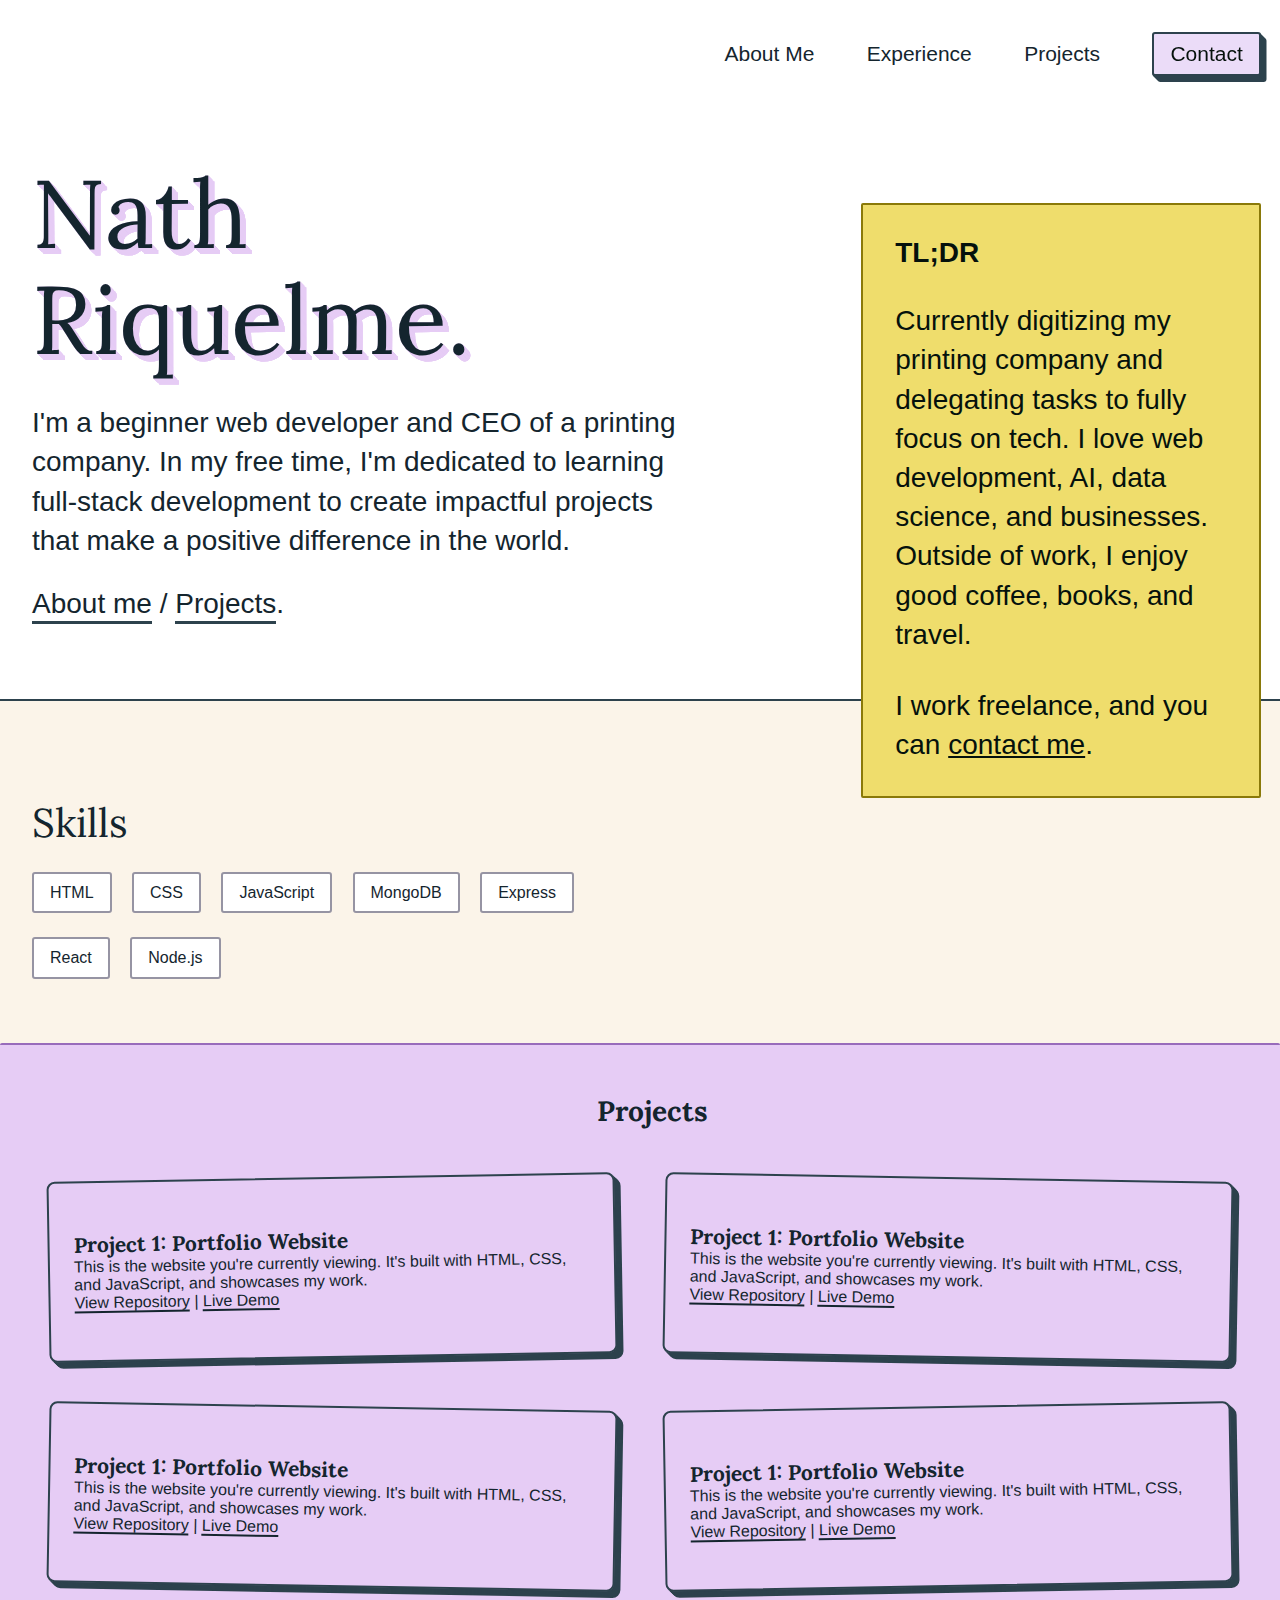
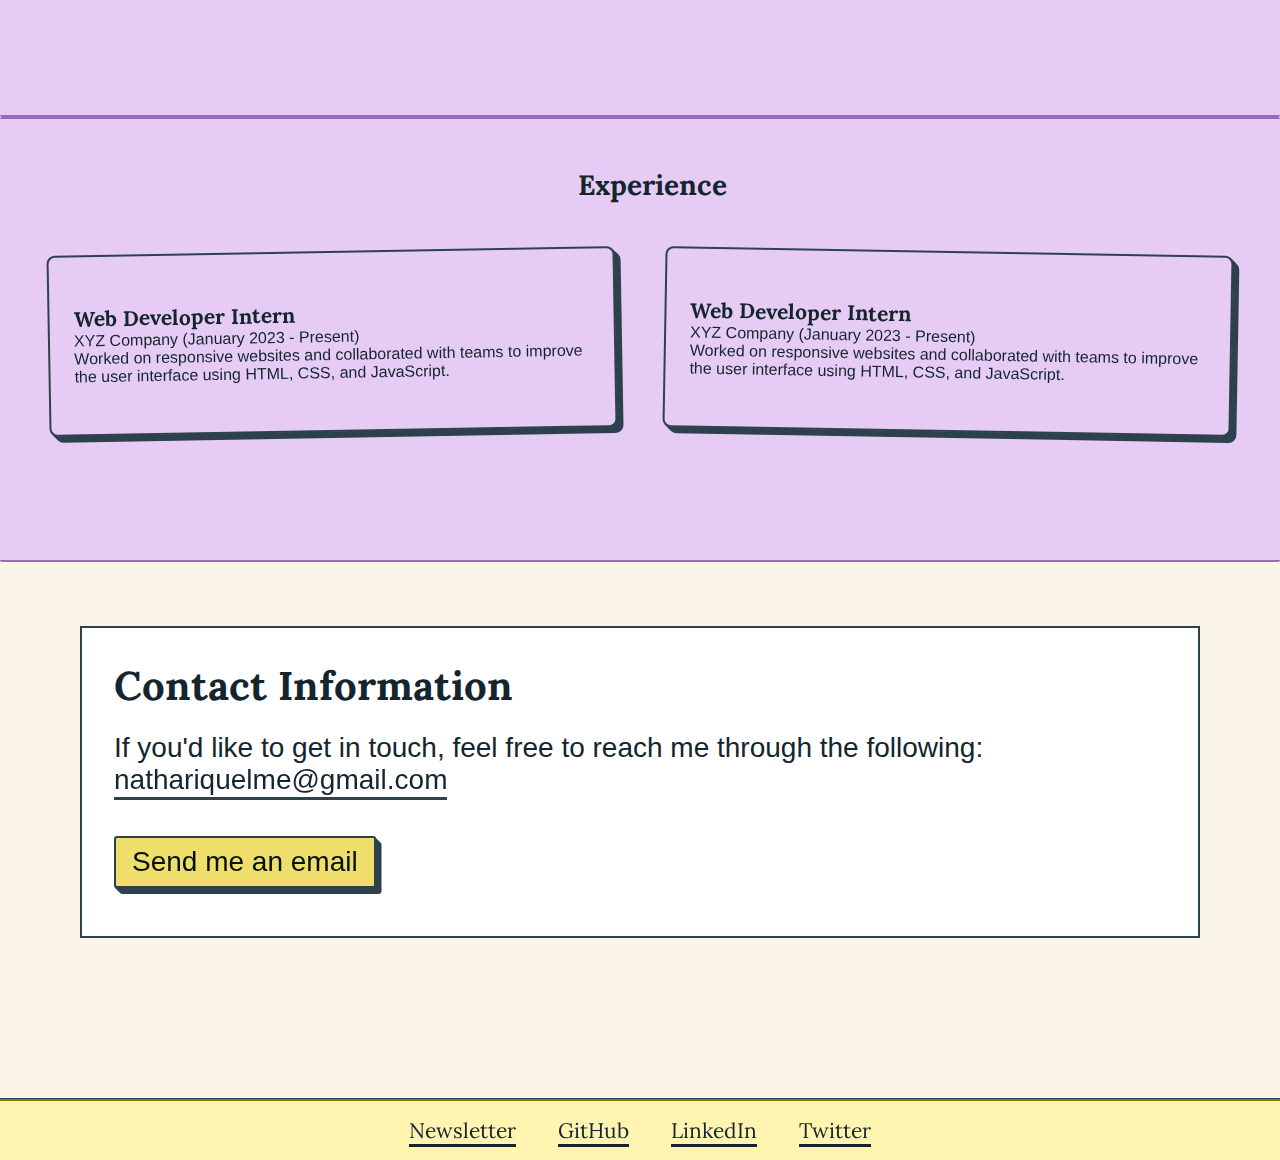
<file: index.html>
<!DOCTYPE html>
<html lang="en">
  <head>
    <meta charset="UTF-8" />
    <meta name="viewport" content="width=device-width, initial-scale=1.0" />
    <link
      href="https://fonts.googleapis.com/css2?family=Lora:ital,wght@0,400..700;1,400..700&family=Playfair+Display:ital,wght@0,400..900;1,400..900&display=swap"
      rel="stylesheet"
    />
    <link rel="stylesheet" href="styles.css" />
    <title>Document</title>
  </head>
  <body class="tmpl-home">
    <header class="header">
      <nav class="header__nav shortened absolute x-large">
        <ul class="header__list">
          <li class="header__item">
            <a href="./about.html" class="header__link">About Me</a>
          </li>
          <li class="header__item">
            <a href="./experience.html" class="header__link">Experience</a>
          </li>
          <li class="header__item">
            <a href="./projects.html" class="header__link">Projects</a>
          </li>
          <li class="header__item">
            <a
              href="./contact.html"
              class="header__link pressable-button contact-me"
              >Contact</a
            >
          </li>
        </ul>
      </nav>
    </header>
    <section class="about">
      <div class="about-first">
        <h1 class="shadow-letters">Nath Riquelme.</h1>
        <div class="description">
          <p>
            I'm a beginner web developer and CEO of a printing company. In my
            free time, I'm dedicated to learning full-stack development to
            create impactful projects that make a positive difference in the
            world.
          </p>
          <p>
            <a href="./about.html" class="link-accent-secondary">About me</a>
            /
            <a href="./projects.html" class="link-accent-secondary">Projects</a
            >.
          </p>
        </div>
        <aside class="summary x-large">
          <div class="links">
            <h2>TL;DR</h2>

            <p>
              Currently digitizing my printing company and delegating tasks to
              fully focus on tech. I love web development, AI, data science, and
              businesses. Outside of work, I enjoy good coffee, books, and
              travel.
            </p>
            <p>
              I work freelance, and you can
              <a href="https://fossheim.io/work">contact me</a>.
            </p>
          </div>
        </aside>
      </div>
      <div class="skills">
        <h2 class="skills__title">Skills</h2>
        <ul class="technologies">
          <li>HTML</li>
          <li>CSS</li>
          <li>JavaScript</li>
          <li>MongoDB</li>
          <li>Express</li>
          <li>React</li>
          <li>Node.js</li>
        </ul>
      </div>
    </section>
    <section class="work full">
      <h2>Projects</h2>

      <div class="offerings xx-large">
        <article class="offering">
          <h3>Project 1: Portfolio Website</h3>
          <p>
            This is the website you're currently viewing. It's built with HTML,
            CSS, and JavaScript, and showcases my work.
          </p>
          <p>
            <a href="#" target="_blank">View Repository</a>
            | <a href="#" target="_blank">Live Demo</a>
          </p>
        </article>
        <article class="offering">
          <h3>Project 1: Portfolio Website</h3>
          <p>
            This is the website you're currently viewing. It's built with HTML,
            CSS, and JavaScript, and showcases my work.
          </p>
          <p>
            <a href="https://github.com/your-username/project1" target="_blank"
              >View Repository</a
            >
            | <a href="#" target="_blank">Live Demo</a>
          </p>
        </article>
        <article class="offering">
          <h3>Project 1: Portfolio Website</h3>
          <p>
            This is the website you're currently viewing. It's built with HTML,
            CSS, and JavaScript, and showcases my work.
          </p>
          <p>
            <a href="https://github.com/your-username/project1" target="_blank"
              >View Repository</a
            >
            | <a href="#" target="_blank">Live Demo</a>
          </p>
        </article>
        <article class="offering">
          <h3>Project 1: Portfolio Website</h3>
          <p>
            This is the website you're currently viewing. It's built with HTML,
            CSS, and JavaScript, and showcases my work.
          </p>
          <p>
            <a href="https://github.com/your-username/project1" target="_blank"
              >View Repository</a
            >
            | <a href="#" target="_blank">Live Demo</a>
          </p>
        </article>
      </div>
    </section>
    <section class="work full">
      <h2>Experience</h2>

      <div class="offerings xx-large">
        <article class="offering">
          <h3>Web Developer Intern</h3>
          <p>XYZ Company (January 2023 - Present)</p>
          <p>
            Worked on responsive websites and collaborated with teams to improve
            the user interface using HTML, CSS, and JavaScript.
          </p>
        </article>
        <article class="offering">
          <h3>Web Developer Intern</h3>
          <p>XYZ Company (January 2023 - Present)</p>
          <p>
            Worked on responsive websites and collaborated with teams to improve
            the user interface using HTML, CSS, and JavaScript.
          </p>
        </article>
      </div>
    </section>
    <footer>
      <div class="contact">
        <h2>Contact Information</h2>
        <p>
          If you'd like to get in touch, feel free to reach me through the
          following:
          <a class="link-accent-secondary" href="nathariquelme@gmail.com"
            >nathariquelme@gmail.com</a
          >
        </p>
        <ul>
          <li>
            <a class="pressable-button" href="mailto:nathariquelme@gmail.com"
              >Send me an email</a
            >
          </li>
        </ul>
      </div>
      <div class="social">
        <ul class="socials">
          <li>
            <a href="/newsletter" class="link-accent-secondary">Newsletter</a>
          </li>
          <li>
            <a
              href="https://github.com/sarahfossheim"
              class="link-accent-secondary"
              >GitHub</a
            >
          </li>
          <li>
            <a
              href="https://www.linkedin.com/in/sarah-fossheim/"
              class="link-accent-secondary"
              >LinkedIn</a
            >
          </li>
          <li>
            <a
              href="https://twitter.com/sarahfossheim"
              class="link-accent-secondary"
              >Twitter</a
            >
          </li>
        </ul>
      </div>
    </footer>
  </body>
</html>
</file>
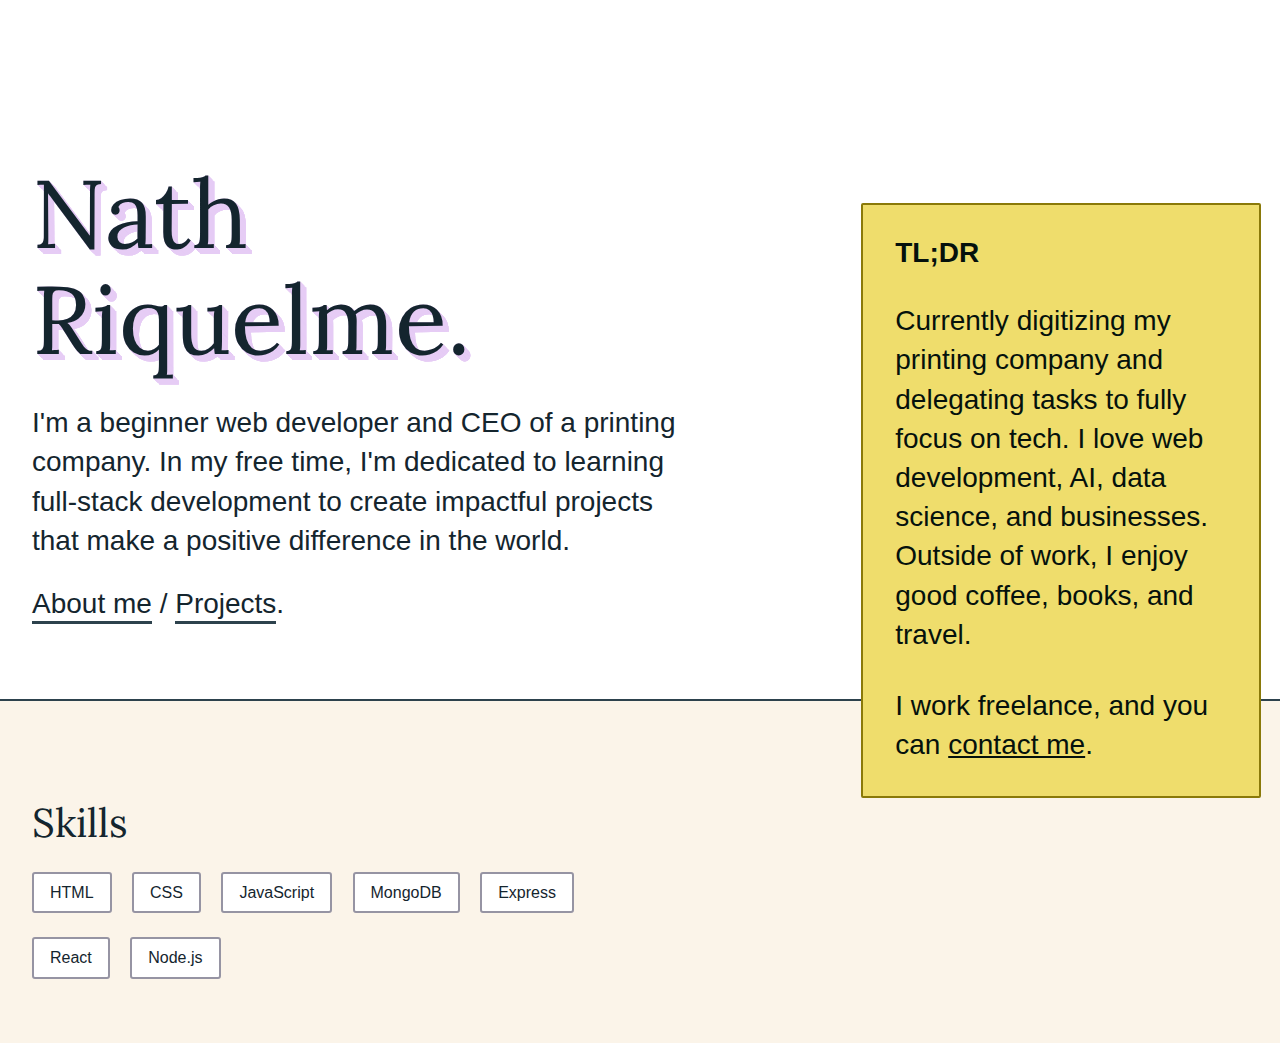
<file: about.html>
<!DOCTYPE html>
<html lang="en">
  <head>
    <meta charset="UTF-8" />
    <meta name="viewport" content="width=device-width, initial-scale=1.0" />
    <link
      href="https://fonts.googleapis.com/css2?family=Lora:ital,wght@0,400..700;1,400..700&family=Playfair+Display:ital,wght@0,400..900;1,400..900&display=swap"
      rel="stylesheet"
    />
    <title>Document</title>
    <style>
      :root,
      [user-theme="pride"] {
        --font-primary: "Roboto", Helvetica, sans-serif;
        --font-headlines: "lora", "roboto", helvetica, sans-serif;
        --font-headlines-bold: "lora", "roboto", helvetica, sans-serif;
        --font-headlines-medium: "lora", "roboto", helvetica, sans-serif;
        --color-background-lightest: #fff;
        --color-background-primary: #fbf4e9;
        --color-background-primary-darker: #deccb1;
        --color-background-primary-darkest: #927a54;
        --color-border-lighter: #2d424d;
        --color-text-lighter: #2d424d;
        --color-text-primary: #14252e;
        --color-text-darker: #05110c;
        --color-gray-1-lighter: #d0cfd7;
        --color-gray-1: #9694a3;
        --color-accent-1-lightest: #ebdcf8;
        --color-accent-1-lighter: #e6ccf5;
        --color-accent-1: #cba5e9;
        --color-accent-1-darker: #bd8ce3;
        --color-accent-1-darkest: #986bbb;
        --color-accent-1-outlines: #7641a0;
        --color-accent-1-text: #4b2f61;
        --color-accent-2-shadow: #fff7c2;
        --color-accent-2-lightest: #fff4b0;
        --color-accent-2-lighter: #efdd6c;
        --color-accent-2: #dfc935;
        --color-accent-2-darker: #ae9a17;
        --color-accent-2-darkest: #8a7909;
        --color-accent-3-lighter: #cba5e9;
        --color-accent-3: #cba5e9;
        --color-accent-4: #471a57;
        --rainbow-red: #f4564b;
        --rainbow-orange: #ed854a;
        --rainbow-yellow: #e0d830;
        --rainbow-green: #53b25d;
        --rainbow-blue: #4086f0;
        --rainbow-purple: #8c47e3;
        --rainbow-pink: #ec66df;
        --color-selection-text: var(--color-text-darker);
        --color-selection-background: var(--color-accent-3-lighter);
        --animation-delay: 500ms;
        --size-text-default: 1.312rem;
        --size-text-small: 1rem;
        --size-text-medium: 1.75rem;
        --size-text-large: 2.5rem;
        --size-text-xlarge: 3.33rem;
        --size-text-xxlarge: 4.2rem;
        --size-text-huge: 6rem;
        --category-background-color: var(--color-accent-1-lighter);
        --category-accent-color: var(--color-accent-1-darker);
        --callout-inner-padding: 1rem;
        --callout-outer-padding: 0.25rem;
        --callout-radius: 3rem;
        --callout-border-width: 2px;
        --card-border-radius: 3px;
        --color-shadow-letter: var(--color-accent-1-lighter);
        --offering-outline-color: var(--color-text-lighter);
        --offering-active-color: var(--color-accent-1-lightest);
        --cell-background: var(--color-accent-1-lightest);
        --cell-border: var(--color-accent-1-darkest);
        --pressable-button-text-color: var(--color-text-darker);
        --pressable-button-border-radius: 3px;
        --pressable-button-border-width: 2px;
        --pressable-button-outline-color: var(--color-text-lighter);
        --pressable-button-background-color: var(--color-background-primary);
        --pressable-button-shadow-color: transparent;
        --link-accent-secondary-shadow: var(--color-accent-1);
        --general-link-color: var(--color-accent-2);
        --accent-area: var(--color-accent-1-lighter);
        --accent-area-border: var(--color-accent-1-darkest);
        --accent-area-text-color: var(--color-text-primary);
        --accent-link-bg: var(--color-accent-2-lightest);
        --accent-link-border-color: var(--color-text-lighter);
        --accent-link-active-color: var(--color-text-darker);
        --callout-text-color: var(--color-text-darker);
        --callout-background: var(--color-accent-2-lighter);
        --callout-outline: var(--color-accent-2-darkest);
        --credits-link: var(--color-text-primary);
        --credits-background: var(--color-accent-1-lighter);
        --credits-outline: var(--color-accent-1-outlines);
        --credits-text: var(--color-text-primary);
        --subscribe-outline: var(--color-text-lighter);
        --subscribe-color: var(--color-text-primary);
        --talk-outline: var(--color-text-lighter);
        --talk-color: inherit;
        --newsletter-card-border-color: var(--color-border-lighter);
        --newsletter-card-text-color: var(--color-text-primary);
        --contact-card-border-color: var(--color-border-lighter);
        --contact-card-background-color: var(--color-accent-2-lighter);
        --availability-background-color: var(--color-accent-1-lightest);
        --availability-text-color: var(--color-text-darker);
        --post-highlight-color: var(--color-accent-2-lighter);
        --code-block-background: var(--color-accent-2-lightest);
        --code-block-border: var(--color-accent-2-darkest);
        --code-inline-border: var(--color-accent-2);
        --code-text-color: var(--color-text-darker);
        --socials-background: var(--color-accent-2-lightest);
        --socials-border: var(--color-accent-2-darkest);
        --socials-link: var(--color-text-primary);
        --socials-link-shadow: var(--color-accent-2-darker);
      }
      * {
        padding: 0;
        margin: 0;
        box-sizing: border-box;
      }
      body {
        background-color: var(--color-background-primary);
        color: var(--color-text-primary);
        font-family: var(--font-primary);
        font-size: var(--size-text-small);
      }
      .x-large {
        display: block;
        width: 85rem;
        max-width: 97%;
        margin-left: auto;
        margin-right: auto;
      }
      .large {
        display: block;
        width: 75rem;
        max-width: 95%;
        margin-left: auto;
        margin-right: auto;
      }

      .about-first {
        margin: 0 auto;
        background-color: var(--color-background-lightest);
        padding-bottom: 3rem;
        padding-left: 2rem;
        padding-top: 10rem;
        border-bottom: 2px solid var(--color-border-lighter);
      }

      .shadow-letters {
        font-family: var(--font-headlines-bold);
        font-weight: 400;
        max-width: 10ch;
        font-size: var(--size-text-huge);
        line-height: 110%;
        margin-bottom: 2rem;
        position: relative;
        text-shadow: 0.25px 0.25px 0 var(--color-shadow-letter),
          0.5px 0.5px 0 var(--color-shadow-letter),
          0.75px 0.75px 0 var(--color-shadow-letter),
          1px 1px 0 var(--color-shadow-letter),
          1.25px 1.25px 0 var(--color-shadow-letter),
          1.5px 1.5px 0 var(--color-shadow-letter),
          1.75px 1.75px 0 var(--color-shadow-letter),
          2px 2px 0 var(--color-shadow-letter),
          2.25px 2.25px 0 var(--color-shadow-letter),
          2.5px 2.5px 0 var(--color-shadow-letter),
          2.75px 2.75px 0 var(--color-shadow-letter),
          3px 3px 0 var(--color-shadow-letter),
          3.25px 3.25px 0 var(--color-shadow-letter),
          3.5px 3.5px 0 var(--color-shadow-letter),
          3.75px 3.75px 0 var(--color-shadow-letter),
          4px 4px 0 var(--color-shadow-letter),
          5.25px 5.25px 0 var(--color-shadow-letter),
          5.5px 5.5px 0 var(--color-shadow-letter),
          5.75px 5.75px 0 var(--color-shadow-letter),
          6px 6px 0 var(--color-shadow-letter);
      }
      .description {
        max-width: 42rem;
        font-size: var(--size-text-medium);
        line-height: 140%;
        margin-bottom: 1em;
      }

      .description p:nth-child(2) {
        margin-top: 1.5rem;
      }

      a:not(
          .link-accent,
          .cell-cta,
          .pressable-button,
          .link-accent-secondary
        ):is(:hover, :focus) {
        text-decoration-thickness: 0.25em;
      }
      .link-accent-secondary {
        text-decoration: none;
        padding-bottom: 0.15rem;
        border-bottom: 0.2rem solid var(--accent-link-border-color);
        position: relative;
        top: 0;
        transition: padding 0.5s, top 0.35s, box-shadow 0.4s;
        box-shadow: 0 0 0 0 var(--link-accent-secondary-shadow);
        color: var(--color-text-primary);
      }
      .link-accent-secondary:is(:hover, :focus) {
        padding-bottom: 0.5rem;
        top: -0.25rem;
        box-shadow: 0 0.4rem 0 -0.2rem var(--link-accent-secondary-shadow);
      }
      .summary {
        position: sticky;
        top: 23rem;
        margin-left: auto;
        margin-right: auto;
        display: block;
        height: 0;
        color: var(--callout-text-color);
        --general-link-color: var(--color-text-primary);
      }
      .summary .links {
        display: block;
        padding: 2rem;
        width: 25rem;
        background-color: var(--callout-background);
        border: 2px solid var(--callout-outline);
        border-radius: 2px;
        margin-left: auto;
        z-index: 1;
        position: relative;
        right: 0;
        top: -28rem;
      }
      .summary .links h2 {
        font-size: var(--size-text-medium);
        margin-bottom: 2rem;
      }
      .summary .links p,
      .summary .links ul {
        font-size: var(--size-text-medium);
      }
      .summary .links p {
        margin-bottom: 2rem;
        line-height: 140%;
      }
      .summary .links p:last-child {
        margin-bottom: 0;
      }
      .summary .links a {
        color: inherit;
      }
      .summary a:is(:focus, :hover) {
        text-decoration-color: var(--callout-text-color);
        outline-color: var(--callout-text-color);
      }
      .skills__title {
        font-family: var(--font-headlines-medium);
        font-weight: 400;
        font-size: var(--size-text-large);
        margin-bottom: 1rem;
      }

      .skills {
        margin: 0 auto;
        padding: 1rem;
        padding-top: 6rem;
        padding-left: 2rem;
      }
      .skills > * {
        max-width: 40rem;
        margin-bottom: 1.5rem;
      }
      .skills > p {
        font-size: var(--size-text-medium);
      }
      .skills ul {
        margin-left: 1.25em;
      }
      .skills ul li {
        margin-bottom: 0.5em;
      }

      .skills .technologies {
        margin-left: 0;
      }
      .skills .technologies li {
        list-style-type: none;
        display: inline-block;
        background-color: var(--color-background-lightest);
        padding: 0.6rem 1rem;
        border-radius: var(--card-border-radius);
        margin-right: 1rem;
        margin-bottom: 1.5rem;
        border: 2px solid var(--color-gray-1);
      }
    </style>
  </head>
  <body class="tmpl-home">
    <section class="about">
      <div class="about-first">
        <h1 class="shadow-letters">Nath Riquelme.</h1>
        <div class="description">
          <p>
            I'm a beginner web developer and CEO of a printing company. In my
            free time, I'm dedicated to learning full-stack development to
            create impactful projects that make a positive difference in the
            world.
          </p>
          <p>
            <a href="./about.html" class="link-accent-secondary">About me</a>
            /
            <a href="./projects.html" class="link-accent-secondary">Projects</a
            >.
          </p>
        </div>
        <aside class="summary x-large">
          <div class="links">
            <h2>TL;DR</h2>

            <p>
              Currently digitizing my printing company and delegating tasks to
              fully focus on tech. I love web development, AI, data science, and
              businesses. Outside of work, I enjoy good coffee, books, and
              travel.
            </p>
            <p>
              I work freelance, and you can
              <a href="https://fossheim.io/work">contact me</a>.
            </p>
          </div>
        </aside>
      </div>
      <div class="skills">
        <h2 class="skills__title">Skills</h2>
        <ul class="technologies">
          <li>HTML</li>
          <li>CSS</li>
          <li>JavaScript</li>
          <li>MongoDB</li>
          <li>Express</li>
          <li>React</li>
          <li>Node.js</li>
        </ul>
      </div>
    </section>
  </body>
</html>
</file>
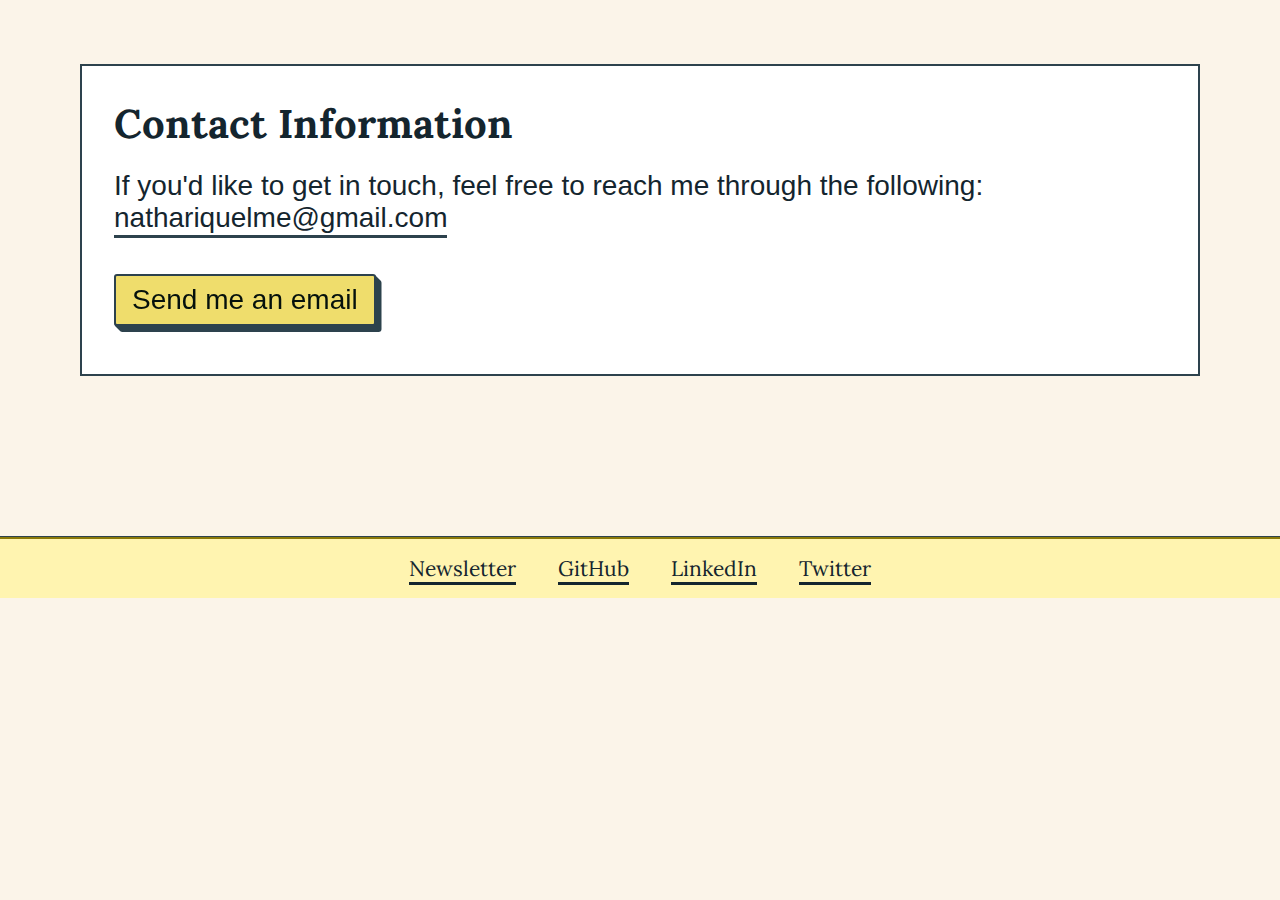
<file: contact.html>
<!DOCTYPE html>
<html lang="en">
  <head>
    <meta charset="UTF-8" />
    <meta name="viewport" content="width=device-width, initial-scale=1.0" />
    <link
      href="https://fonts.googleapis.com/css2?family=Lora:ital,wght@0,400..700;1,400..700&family=Playfair+Display:ital,wght@0,400..900;1,400..900&display=swap"
      rel="stylesheet"
    />
    <title>Document</title>
    <style>
      :root,
      [user-theme="pride"] {
        --font-primary: "Roboto", Helvetica, sans-serif;
        --font-headlines: "lora", "roboto", helvetica, sans-serif;
        --font-headlines-bold: "lora", "roboto", helvetica, sans-serif;
        --font-headlines-medium: "lora", "roboto", helvetica, sans-serif;
        --color-background-lightest: #fff;
        --color-background-primary: #fbf4e9;
        --color-background-primary-darker: #deccb1;
        --color-background-primary-darkest: #927a54;
        --color-border-lighter: #2d424d;
        --color-text-lighter: #2d424d;
        --color-text-primary: #14252e;
        --color-text-darker: #05110c;
        --color-gray-1-lighter: #d0cfd7;
        --color-gray-1: #9694a3;
        --color-accent-1-lightest: #ebdcf8;
        --color-accent-1-lighter: #e6ccf5;
        --color-accent-1: #cba5e9;
        --color-accent-1-darker: #bd8ce3;
        --color-accent-1-darkest: #986bbb;
        --color-accent-1-outlines: #7641a0;
        --color-accent-1-text: #4b2f61;
        --color-accent-2-shadow: #fff7c2;
        --color-accent-2-lightest: #fff4b0;
        --color-accent-2-lighter: #efdd6c;
        --color-accent-2: #dfc935;
        --color-accent-2-darker: #ae9a17;
        --color-accent-2-darkest: #8a7909;
        --color-accent-3-lighter: #cba5e9;
        --color-accent-3: #cba5e9;
        --color-accent-4: #471a57;
        --rainbow-red: #f4564b;
        --rainbow-orange: #ed854a;
        --rainbow-yellow: #e0d830;
        --rainbow-green: #53b25d;
        --rainbow-blue: #4086f0;
        --rainbow-purple: #8c47e3;
        --rainbow-pink: #ec66df;
        --color-selection-text: var(--color-text-darker);
        --color-selection-background: var(--color-accent-3-lighter);
        --animation-delay: 500ms;
        --size-text-default: 1.312rem;
        --size-text-small: 1rem;
        --size-text-medium: 1.75rem;
        --size-text-large: 2.5rem;
        --size-text-xlarge: 3.33rem;
        --size-text-xxlarge: 4.2rem;
        --size-text-huge: 6rem;
        --category-background-color: var(--color-accent-1-lighter);
        --category-accent-color: var(--color-accent-1-darker);
        --callout-inner-padding: 1rem;
        --callout-outer-padding: 0.25rem;
        --callout-radius: 3rem;
        --callout-border-width: 2px;
        --card-border-radius: 3px;
        --color-shadow-letter: var(--color-accent-1-lighter);
        --offering-outline-color: var(--color-text-lighter);
        --offering-active-color: var(--color-accent-1-lightest);
        --cell-background: var(--color-accent-1-lightest);
        --cell-border: var(--color-accent-1-darkest);
        --pressable-button-text-color: var(--color-text-darker);
        --pressable-button-border-radius: 3px;
        --pressable-button-border-width: 2px;
        --pressable-button-outline-color: var(--color-text-lighter);
        --pressable-button-background-color: var(--color-background-primary);
        --pressable-button-shadow-color: transparent;
        --link-accent-secondary-shadow: var(--color-accent-1);
        --general-link-color: var(--color-accent-2);
        --accent-area: var(--color-accent-1-lighter);
        --accent-area-border: var(--color-accent-1-darkest);
        --accent-area-text-color: var(--color-text-primary);
        --accent-link-bg: var(--color-accent-2-lightest);
        --accent-link-border-color: var(--color-text-lighter);
        --accent-link-active-color: var(--color-text-darker);
        --callout-text-color: var(--color-text-darker);
        --callout-background: var(--color-accent-2-lighter);
        --callout-outline: var(--color-accent-2-darkest);
        --credits-link: var(--color-text-primary);
        --credits-background: var(--color-accent-1-lighter);
        --credits-outline: var(--color-accent-1-outlines);
        --credits-text: var(--color-text-primary);
        --subscribe-outline: var(--color-text-lighter);
        --subscribe-color: var(--color-text-primary);
        --talk-outline: var(--color-text-lighter);
        --talk-color: inherit;
        --newsletter-card-border-color: var(--color-border-lighter);
        --newsletter-card-text-color: var(--color-text-primary);
        --contact-card-border-color: var(--color-border-lighter);
        --contact-card-background-color: var(--color-accent-2-lighter);
        --availability-background-color: var(--color-accent-1-lightest);
        --availability-text-color: var(--color-text-darker);
        --post-highlight-color: var(--color-accent-2-lighter);
        --code-block-background: var(--color-accent-2-lightest);
        --code-block-border: var(--color-accent-2-darkest);
        --code-inline-border: var(--color-accent-2);
        --code-text-color: var(--color-text-darker);
        --socials-background: var(--color-accent-2-lightest);
        --socials-border: var(--color-accent-2-darkest);
        --socials-link: var(--color-text-primary);
        --socials-link-shadow: var(--color-accent-2-darker);
      }
      * {
        padding: 0;
        margin: 0;
        box-sizing: border-box;
      }
      body {
        background-color: var(--color-background-primary);
        color: var(--color-text-primary);
        font-family: var(--font-primary);
        font-size: var(--size-text-small);
      }
      .contact {
        background-color: var(--color-background-lightest);
        border: 2px solid var(--color-border-lighter);
        padding: 2rem;
        margin-bottom: 4rem;
        width: 70rem;
        max-width: 100%;
        margin-left: auto;
        margin-right: auto;
        margin-top: 4rem;
        --pressable-button-outline-color: var(--contact-card-border-color);
      }
      .contact h2 {
        font-family: var(--font-headlines);
        font-weight: bold;
        font-size: var(--size-text-large);
      }
      .contact p {
        margin-bottom: 1.5rem;
        font-size: var(--size-text-medium);
        margin-top: 1.312rem;
      }
      .contact p a {
        text-decoration: none;
        color: var(--color-text-primary);
      }
      .contact ul {
        list-style-type: none;
        display: grid;
        grid-template-columns: repeat(auto-fit, minmax(15rem, 1fr));
        row-gap: 2rem;
        column-gap: 2rem;
        margin-left: 0;
      }
      .contact ul li {
        margin-top: 1rem;
      }
      .contact ul li a {
        text-decoration: none;
        background-color: var(--contact-card-background-color);
        font-size: var(--size-text-medium);
        margin-bottom: 1rem;
      }
      .pressable-button {
        --corners: var(--pressable-button-border-radius);
        --border: var(--pressable-button-border-width);
        --color: var(--pressable-button-outline-color);
        border-radius: var(--corners);
        border: 2px solid var(--color);
        padding: 0.5rem 1rem;
        box-shadow: 0.5px 1px 0 0 var(--color), 1.5px 2px 0 0 var(--color),
          2.5px 3px 0 0 var(--color), 3.5px 4px 0 0 var(--color),
          4.5px 5px 0 0 var(--color), 5.5px 6px 0 0 var(--color);
        position: relative;
        top: 0;
        left: 0;
        transition: box-shadow 0.35s, top 0.3s, left 0.3s, transform 0.4s,
          outline-color 0.4s;
        cursor: pointer;
        transform: rotateX(0) rotateY(0) rotateZ(0);
        display: inline-block;
        outline: 2px dashed transparent;
        position: relative;
        color: var(--pressable-button-text-color);
      }
      .pressable-button:hover {
        box-shadow: 0 0 0 0 var(--color), 0 0 0 0 var(--color),
          0 0 0 0 var(--color), 0 0 0 0 var(--color), 0 0 0 0 var(--color),
          0 0 0 0 var(--color);
        top: 6px;
        left: 5.5px;
        transform: rotateX(5deg) rotateY(3deg) rotateZ(0.25deg);
      }
      .pressable-button:focus {
        --background: var(--pressable-button-background-color);
        --shadow: var(--pressable-button-shadow-color);
        box-shadow: 0 0 0 0 var(--color), 0 0 0 0 var(--color),
          0 0 0 0 var(--color), 0 0 0 0 var(--color), 0 0 0 0 var(--color),
          0 0 0 0 var(--color), 0 0 0 0 var(--color),
          0 0 0 2px var(--background), 0 0 0 4px var(--color);
        outline: 0;
      }
      .pressable-button:after {
        position: absolute;
        content: "";
        display: block;
        width: 0.5em;
        height: 0;
        border-radius: 3em;
        left: 0;
        right: 0;
        bottom: 0;
        margin: 0 auto;
        background-color: transparent;
        transition: bottom 0.4s, height 0.3s;
      }
      .pressable-button:focus:after {
        height: 0.5em;
        bottom: -1em;
        background-color: var(--color-text-lighter);
      }
      .link-accent-secondary {
        text-decoration: none;
        padding-bottom: 0.15rem;
        border-bottom: 0.2rem solid var(--accent-link-border-color);
        position: relative;
        top: 0;
        transition: padding 0.5s, top 0.35s, box-shadow 0.4s;
        box-shadow: 0 0 0 0 var(--link-accent-secondary-shadow);
      }
      .link-accent-secondary:is(:hover, :focus) {
        padding-bottom: 0.5rem;
        top: -0.25rem;
        box-shadow: 0 0.4rem 0 -0.2rem var(--link-accent-secondary-shadow);
      }
      .social {
        background-color: var(--color-background-lightest);
        border-top: 0.5px solid var(--color-border-lighter);
        margin-top: 10rem;
        --general-link-color: var(--color-text-lighter);
      }
      .social .switcher-wrapper {
        border-top: 2px solid var(--color-border-lighter);
      }
      .social .switcher-wrapper h2 {
        margin-top: 4.2rem;
        margin-bottom: 1.312rem;
        font-size: var(--size-text-medium);
      }
      .social .about-summary {
        padding: 0 0 4rem 0;
        display: grid;
        grid-template-columns: 2fr 1fr;
        column-gap: 1rem;
        row-gap: 1rem;
      }
      .social .about-summary > div {
        display: grid;
        grid-template-columns: 1fr 1fr;
        column-gap: 1rem;
        row-gap: 1rem;
      }
      .social .about-summary h2 {
        line-height: 125%;
      }
      .social .about-summary .pronouns {
        text-align: center;
        font-size: var(--size-text-medium);
        margin-top: 1rem;
      }
      .social .about-summary .pronouns span {
        display: block;
        font-family: var(--font-headlines-bold);
        font-size: var(--size-text-large);
        text-transform: uppercase;
        margin-top: 0.5rem;
      }
      .social .about-summary .explanation {
        text-align: right;
        padding-left: 2rem;
        font-size: var(--size-text-medium);
        color: var(--color-text-lighter);
        margin-top: 0.5rem;
      }
      .social .socials {
        padding: 1rem 4rem;
        background-color: var(--socials-background);
        border-top: 2px solid var(--socials-border);
        text-align: center;
      }
      .social .socials li {
        list-style-type: none;
        text-align: left;
        display: inline-block;
      }
      .social .socials > li + li {
        margin-left: 1.312vw;
        margin-left: calc(1.312vw + 1.312rem);
      }
      .social .socials li a {
        color: var(--socials-link);
        font-family: var(--font-headlines-medium);
        font-size: var(--size-text-default);
        text-decoration: none;
        padding-bottom: 0;
        --link-accent-secondary-shadow: var(--socials-link-shadow);
        --accent-link-border-color: var(--socials-link);
      }
    </style>
  </head>
  <body>
    <footer>
      <div class="contact">
        <h2>Contact Information</h2>
        <p>
          If you'd like to get in touch, feel free to reach me through the
          following:
          <a class="link-accent-secondary" href="nathariquelme@gmail.com"
            >nathariquelme@gmail.com</a
          >
        </p>
        <ul>
          <li>
            <a class="pressable-button" href="mailto:nathariquelme@gmail.com"
              >Send me an email</a
            >
          </li>
        </ul>
      </div>
      <div class="social">
        <ul class="socials">
          <li>
            <a href="/newsletter" class="link-accent-secondary">Newsletter</a>
          </li>
          <li>
            <a
              href="https://github.com/sarahfossheim"
              class="link-accent-secondary"
              >GitHub</a
            >
          </li>
          <li>
            <a
              href="https://www.linkedin.com/in/sarah-fossheim/"
              class="link-accent-secondary"
              >LinkedIn</a
            >
          </li>
          <li>
            <a
              href="https://twitter.com/sarahfossheim"
              class="link-accent-secondary"
              >Twitter</a
            >
          </li>
        </ul>
      </div>
    </footer>
  </body>
</html>
</file>
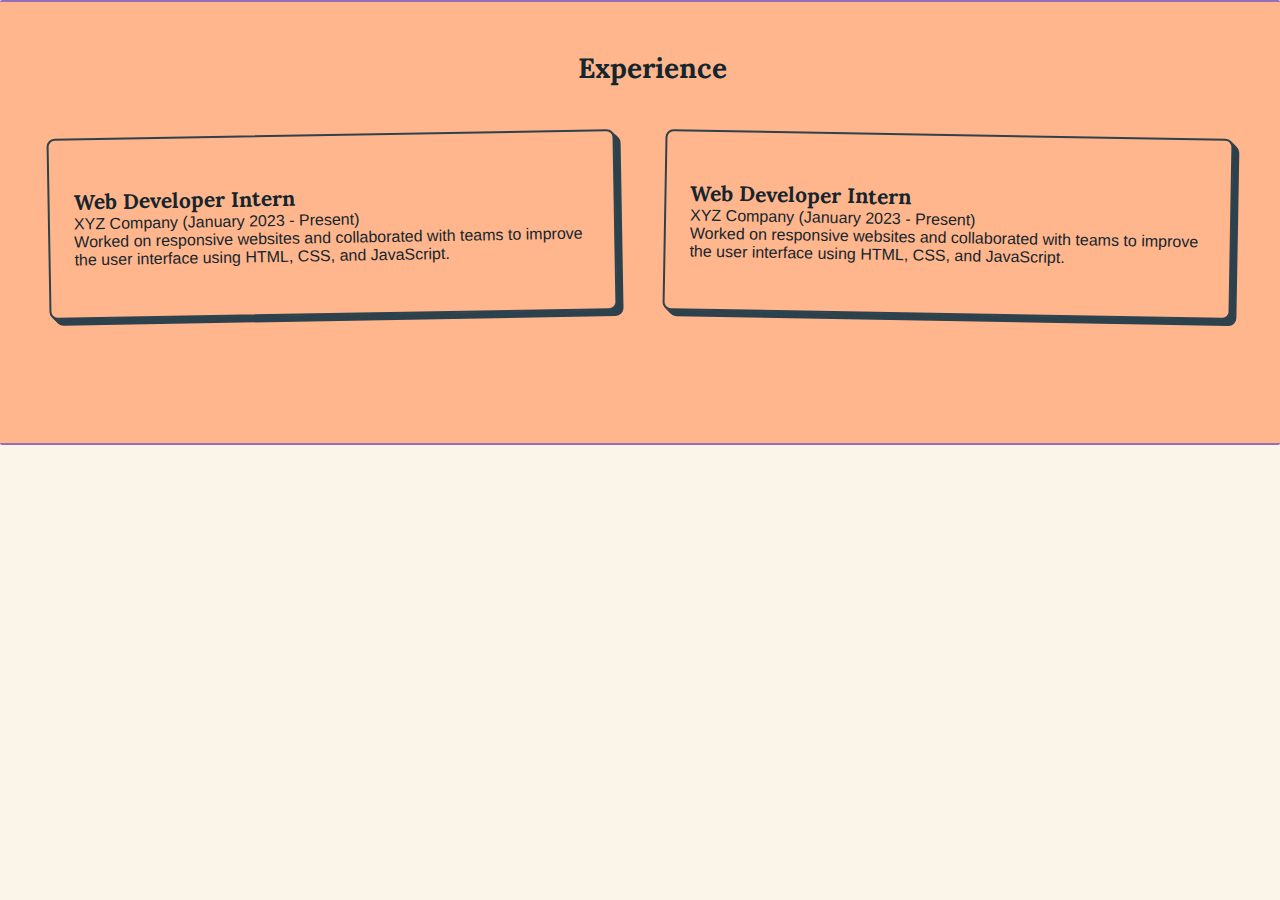
<file: experience.html>
<!DOCTYPE html>
<html lang="en">
  <head>
    <meta charset="UTF-8" />
    <meta name="viewport" content="width=device-width, initial-scale=1.0" />
    <link
      href="https://fonts.googleapis.com/css2?family=Lora:ital,wght@0,400..700;1,400..700&family=Playfair+Display:ital,wght@0,400..900;1,400..900&display=swap"
      rel="stylesheet"
    />
    <title>Document</title>
    <style>
      :root,
      [user-theme="pride"] {
        --font-primary: "Roboto", Helvetica, sans-serif;
        --font-headlines: "lora", "roboto", helvetica, sans-serif;
        --font-headlines-bold: "lora", "roboto", helvetica, sans-serif;
        --font-headlines-medium: "lora", "roboto", helvetica, sans-serif;
        --color-background-lightest: #fff;
        --color-background-primary: #fbf4e9;
        --color-background-primary-darker: #deccb1;
        --color-background-primary-darkest: #927a54;
        --color-border-lighter: #2d424d;
        --color-text-lighter: #2d424d;
        --color-text-primary: #14252e;
        --color-text-darker: #05110c;
        --color-gray-1-lighter: #d0cfd7;
        --color-gray-1: #9694a3;
        --color-accent-1-lightest: #ebdcf8;
        --color-accent-1-lighter: #e6ccf5;
        --color-accent-1: #cba5e9;
        --color-accent-1-darker: #bd8ce3;
        --color-accent-1-darkest: #986bbb;
        --color-accent-1-outlines: #7641a0;
        --color-accent-1-text: #4b2f61;
        --color-accent-2-shadow: #fff7c2;
        --color-accent-2-lightest: #fff4b0;
        --color-accent-2-lighter: #efdd6c;
        --color-accent-2: #dfc935;
        --color-accent-2-darker: #ae9a17;
        --color-accent-2-darkest: #8a7909;
        --color-accent-3-lighter: #cba5e9;
        --color-accent-3: #cba5e9;
        --color-accent-4: #471a57;
        --rainbow-red: #f4564b;
        --rainbow-orange: #ed854a;
        --rainbow-yellow: #e0d830;
        --rainbow-green: #53b25d;
        --rainbow-blue: #4086f0;
        --rainbow-purple: #8c47e3;
        --rainbow-pink: #ec66df;
        --color-selection-text: var(--color-text-darker);
        --color-selection-background: var(--color-accent-3-lighter);
        --animation-delay: 500ms;
        --size-text-default: 1.312rem;
        --size-text-small: 1rem;
        --size-text-medium: 1.75rem;
        --size-text-large: 2.5rem;
        --size-text-xlarge: 3.33rem;
        --size-text-xxlarge: 4.2rem;
        --size-text-huge: 6rem;
        --category-background-color: var(--color-accent-1-lighter);
        --category-accent-color: var(--color-accent-1-darker);
        --callout-inner-padding: 1rem;
        --callout-outer-padding: 0.25rem;
        --callout-radius: 3rem;
        --callout-border-width: 2px;
        --card-border-radius: 3px;
        --color-shadow-letter: var(--color-accent-1-lighter);
        --offering-outline-color: var(--color-text-lighter);
        --offering-active-color: var(--color-accent-1-lightest);
        --cell-background: var(--color-accent-1-lightest);
        --cell-border: var(--color-accent-1-darkest);
        --pressable-button-text-color: var(--color-text-darker);
        --pressable-button-border-radius: 3px;
        --pressable-button-border-width: 2px;
        --pressable-button-outline-color: var(--color-text-lighter);
        --pressable-button-background-color: var(--color-background-primary);
        --pressable-button-shadow-color: transparent;
        --link-accent-secondary-shadow: var(--color-accent-1);
        --general-link-color: var(--color-accent-2);
        --accent-area: var(--color-accent-1-lighter);
        --accent-area-border: var(--color-accent-1-darkest);
        --accent-area-text-color: var(--color-text-primary);
        --accent-link-bg: var(--color-accent-2-lightest);
        --accent-link-border-color: var(--color-text-lighter);
        --accent-link-active-color: var(--color-text-darker);
        --callout-text-color: var(--color-text-darker);
        --callout-background: var(--color-accent-2-lighter);
        --callout-outline: var(--color-accent-2-darkest);
        --credits-link: var(--color-text-primary);
        --credits-background: var(--color-accent-1-lighter);
        --credits-outline: var(--color-accent-1-outlines);
        --credits-text: var(--color-text-primary);
        --subscribe-outline: var(--color-text-lighter);
        --subscribe-color: var(--color-text-primary);
        --talk-outline: var(--color-text-lighter);
        --talk-color: inherit;
        --newsletter-card-border-color: var(--color-border-lighter);
        --newsletter-card-text-color: var(--color-text-primary);
        --contact-card-border-color: var(--color-border-lighter);
        --contact-card-background-color: var(--color-accent-2-lighter);
        --availability-background-color: var(--color-accent-1-lightest);
        --availability-text-color: var(--color-text-darker);
        --post-highlight-color: var(--color-accent-2-lighter);
        --code-block-background: var(--color-accent-2-lightest);
        --code-block-border: var(--color-accent-2-darkest);
        --code-inline-border: var(--color-accent-2);
        --code-text-color: var(--color-text-darker);
        --socials-background: var(--color-accent-2-lightest);
        --socials-border: var(--color-accent-2-darkest);
        --socials-link: var(--color-text-primary);
        --socials-link-shadow: var(--color-accent-2-darker);
      }
      * {
        padding: 0;
        margin: 0;
        box-sizing: border-box;
      }
      body {
        background-color: var(--color-background-primary);
        color: var(--color-text-primary);
        font-family: var(--font-primary);
        font-size: var(--size-text-small);
      }
      .x-large {
        display: block;
        width: 85rem;
        max-width: 97%;
        margin-left: auto;
        margin-right: auto;
      }
      .full {
        display: block;
        width: 100%;
        margin-left: auto;
        margin-right: auto;
      }
      .xx-large {
        display: block;
        width: 95rem;
        max-width: 100%;
        margin-left: auto;
        margin-right: auto;
      }
      .work {
        margin-left: auto;
        margin-right: auto;
        background-color: #ffb68c;
        border-top: 2px solid var(--accent-area-border);
        border-bottom: 2px solid var(--accent-area-border);
        border-radius: 2px;
        padding: 2rem 3rem;
        position: relative;
      }
      .work h2 {
        text-align: center;
        max-width: 50rem;
        padding-left: 1.5rem;
        margin: 1rem auto 3rem auto;
        font-family: var(--font-headlines);
        font-weight: bold;
        font-size: var(--size-text-medium);
      }
      .work .offerings {
        margin: 2rem auto 0 auto;
        display: grid;
        grid-template-columns: repeat(auto-fit, minmax(30rem, 1fr));
        column-gap: 3rem;
        row-gap: 3rem;
        margin-bottom: 6rem;
      }
      .work .offerings .offering {
        list-style-type: none;
        padding: 3rem 1.5rem;
        border: 2px solid var(--offering-outline-color);
        border-radius: 0.5rem;
        box-shadow: 1px 1px 0 0 var(--offering-outline-color),
          2px 2px 0 0 var(--offering-outline-color),
          3px 3px 0 0 var(--offering-outline-color),
          4px 4px 0 0 var(--offering-outline-color),
          5px 5px 0 0 var(--offering-outline-color),
          6px 6px 0 0 var(--offering-outline-color);
        transform: rotateZ(-1deg);
        transition: transform 0.3s ease-out, background-color 0.35s,
          box-shadow 0.3s ease-out;
        color: var(--accent-area-text-color);
      }
      .work .offerings .offering:nth-child(2n) {
        transform: rotateZ(1deg);
      }
      .work .offerings .offering:nth-child(3n) {
        transform: rotateZ(1deg);
      }
      .work .offerings .offering:nth-child(4n) {
        transform: rotateZ(-1deg);
      }
      .work .offerings .offering:hover {
        transform: rotateZ(0);
        background-color: var(--offering-active-color);
        box-shadow: 1px 1px 0 0 var(--offering-outline-color),
          2px 2px 0 0 var(--offering-outline-color),
          3px 3px 0 0 var(--offering-outline-color),
          4px 4px 0 0 var(--offering-outline-color),
          5px 5px 0 0 var(--offering-outline-color),
          6px 6px 0 0 var(--offering-outline-color),
          7px 7px 0 0 var(--offering-outline-color),
          8px 8px 0 0 var(--offering-outline-color),
          9px 9px 0 0 var(--offering-outline-color);
      }
      .work .offerings .offering:has(a:focus) {
        transform: rotateZ(0);
        background-color: var(--offering-active-color);
        box-shadow: 1px 1px 0 0 var(--offering-outline-color),
          2px 2px 0 0 var(--offering-outline-color),
          3px 3px 0 0 var(--offering-outline-color),
          4px 4px 0 0 var(--offering-outline-color),
          5px 5px 0 0 var(--offering-outline-color),
          6px 6px 0 0 var(--offering-outline-color),
          7px 7px 0 0 var(--offering-outline-color),
          8px 8px 0 0 var(--offering-outline-color),
          9px 9px 0 0 var(--offering-outline-color);
      }
      /* .work .offerings .offering > div {
        max-width: 75ch;
        margin-top: 1rem;
      } */
      .work .offerings .offering > div p {
        margin-bottom: 1.5rem;
        font-size: calc(var(--size-text-default) * 1);
      }

      .work .offerings .offering a {
        color: inherit;
        text-decoration: none;
        border-bottom: 2px solid var(--accent-area-text-color);
        border-top: none;
        border-left: none;
        border-right: none;
        transition: padding 0.25s;
      }
      .work .offerings .offering a:focus,
      .work .offerings .offering a:hover {
        padding-bottom: 0.3rem;
        padding-right: 1rem;
        border-top: none;
        border-left: none;
        border-right: none;
      }
      .work .offerings .offering a::after {
        content: "";
        display: block;
        position: absolute;
        top: 0;
        left: 0;
        width: 100%;
        height: 100%;
        background-color: transparent;
      }
      .work .offerings .offering a:focus::after {
        border-radius: 0.55rem 1.25rem;
        width: 100%;
        width: calc(100% + 14px);
        height: 100%;
        height: calc(100% + 14px);
        top: -4px;
        left: -4px;
        box-shadow: 0 0 0 3px var(--color-text-lighter),
          0 0 0 5px var(--accent-area), 0 0 0 8px var(--color-text-lighter);
      }
      .work .offerings .offering a:focus:hover::after {
        width: calc(100% + 17px);
        height: 100%;
        height: calc(100% + 17px);
        top: -4px;
        left: -4px;
      }
      .work .offerings .offering h3 {
        font-weight: bold;
        font-family: var(--font-headlines-medium);
        font-size: var(--size-text-default);
      }
    </style>
  </head>
  <body>
    <section class="work full">
      <h2>Experience</h2>

      <div class="offerings xx-large">
        <article class="offering">
          <h3>Web Developer Intern</h3>
          <p>XYZ Company (January 2023 - Present)</p>
          <p>
            Worked on responsive websites and collaborated with teams to improve
            the user interface using HTML, CSS, and JavaScript.
          </p>
        </article>
        <article class="offering">
          <h3>Web Developer Intern</h3>
          <p>XYZ Company (January 2023 - Present)</p>
          <p>
            Worked on responsive websites and collaborated with teams to improve
            the user interface using HTML, CSS, and JavaScript.
          </p>
        </article>
      </div>
    </section>
  </body>
</html>
</file>
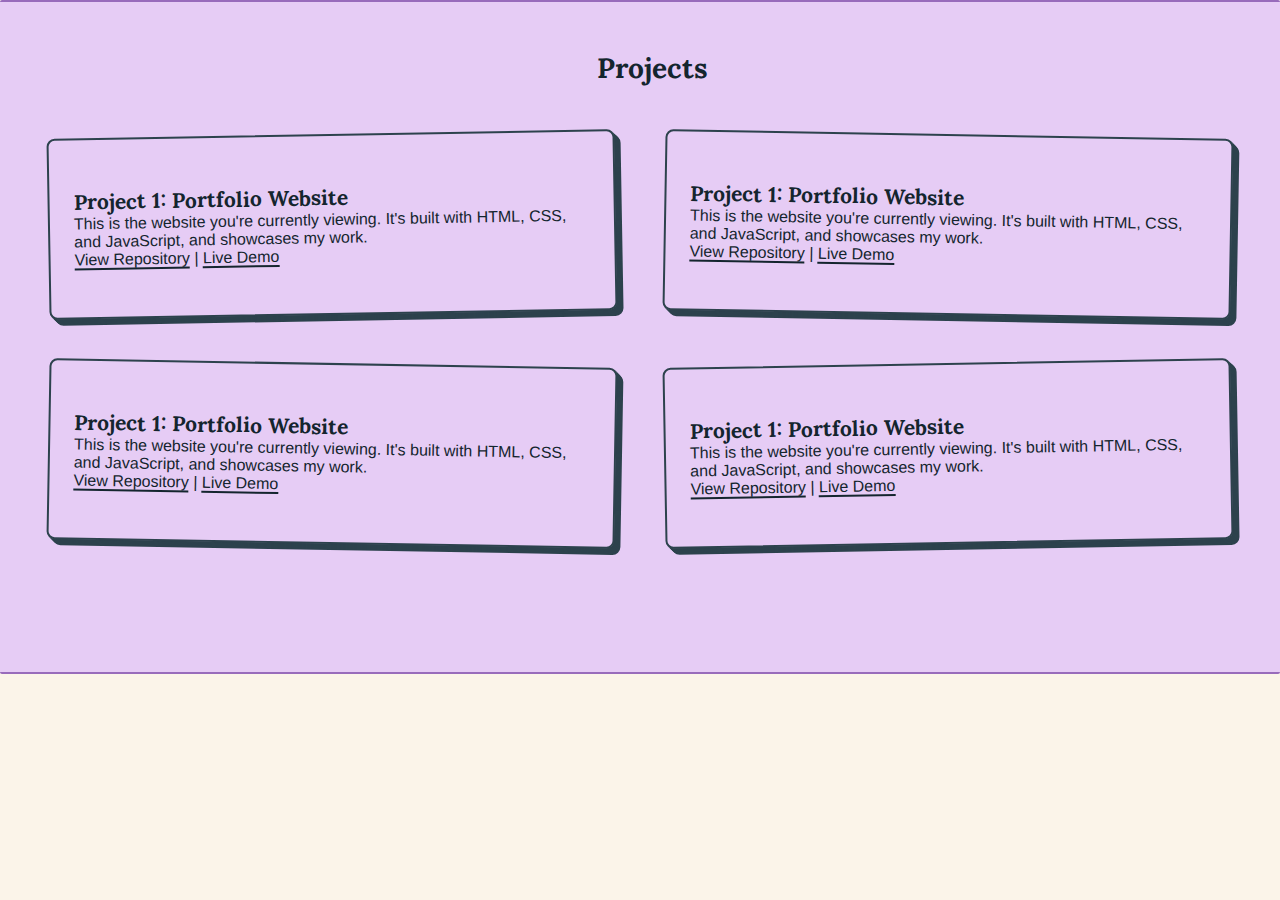
<file: projects.html>
<!DOCTYPE html>
<html lang="en">
  <head>
    <meta charset="UTF-8" />
    <meta name="viewport" content="width=device-width, initial-scale=1.0" />
    <link
      href="https://fonts.googleapis.com/css2?family=Lora:ital,wght@0,400..700;1,400..700&family=Playfair+Display:ital,wght@0,400..900;1,400..900&display=swap"
      rel="stylesheet"
    />
    <title>Document</title>
    <style>
      :root,
      [user-theme="pride"] {
        --font-primary: "Roboto", Helvetica, sans-serif;
        --font-headlines: "lora", "roboto", helvetica, sans-serif;
        --font-headlines-bold: "lora", "roboto", helvetica, sans-serif;
        --font-headlines-medium: "lora", "roboto", helvetica, sans-serif;
        --color-background-lightest: #fff;
        --color-background-primary: #fbf4e9;
        --color-background-primary-darker: #deccb1;
        --color-background-primary-darkest: #927a54;
        --color-border-lighter: #2d424d;
        --color-text-lighter: #2d424d;
        --color-text-primary: #14252e;
        --color-text-darker: #05110c;
        --color-gray-1-lighter: #d0cfd7;
        --color-gray-1: #9694a3;
        --color-accent-1-lightest: #ebdcf8;
        --color-accent-1-lighter: #e6ccf5;
        --color-accent-1: #cba5e9;
        --color-accent-1-darker: #bd8ce3;
        --color-accent-1-darkest: #986bbb;
        --color-accent-1-outlines: #7641a0;
        --color-accent-1-text: #4b2f61;
        --color-accent-2-shadow: #fff7c2;
        --color-accent-2-lightest: #fff4b0;
        --color-accent-2-lighter: #efdd6c;
        --color-accent-2: #dfc935;
        --color-accent-2-darker: #ae9a17;
        --color-accent-2-darkest: #8a7909;
        --color-accent-3-lighter: #cba5e9;
        --color-accent-3: #cba5e9;
        --color-accent-4: #471a57;
        --rainbow-red: #f4564b;
        --rainbow-orange: #ed854a;
        --rainbow-yellow: #e0d830;
        --rainbow-green: #53b25d;
        --rainbow-blue: #4086f0;
        --rainbow-purple: #8c47e3;
        --rainbow-pink: #ec66df;
        --color-selection-text: var(--color-text-darker);
        --color-selection-background: var(--color-accent-3-lighter);
        --animation-delay: 500ms;
        --size-text-default: 1.312rem;
        --size-text-small: 1rem;
        --size-text-medium: 1.75rem;
        --size-text-large: 2.5rem;
        --size-text-xlarge: 3.33rem;
        --size-text-xxlarge: 4.2rem;
        --size-text-huge: 6rem;
        --category-background-color: var(--color-accent-1-lighter);
        --category-accent-color: var(--color-accent-1-darker);
        --callout-inner-padding: 1rem;
        --callout-outer-padding: 0.25rem;
        --callout-radius: 3rem;
        --callout-border-width: 2px;
        --card-border-radius: 3px;
        --color-shadow-letter: var(--color-accent-1-lighter);
        --offering-outline-color: var(--color-text-lighter);
        --offering-active-color: var(--color-accent-1-lightest);
        --cell-background: var(--color-accent-1-lightest);
        --cell-border: var(--color-accent-1-darkest);
        --pressable-button-text-color: var(--color-text-darker);
        --pressable-button-border-radius: 3px;
        --pressable-button-border-width: 2px;
        --pressable-button-outline-color: var(--color-text-lighter);
        --pressable-button-background-color: var(--color-background-primary);
        --pressable-button-shadow-color: transparent;
        --link-accent-secondary-shadow: var(--color-accent-1);
        --general-link-color: var(--color-accent-2);
        --accent-area: var(--color-accent-1-lighter);
        --accent-area-border: var(--color-accent-1-darkest);
        --accent-area-text-color: var(--color-text-primary);
        --accent-link-bg: var(--color-accent-2-lightest);
        --accent-link-border-color: var(--color-text-lighter);
        --accent-link-active-color: var(--color-text-darker);
        --callout-text-color: var(--color-text-darker);
        --callout-background: var(--color-accent-2-lighter);
        --callout-outline: var(--color-accent-2-darkest);
        --credits-link: var(--color-text-primary);
        --credits-background: var(--color-accent-1-lighter);
        --credits-outline: var(--color-accent-1-outlines);
        --credits-text: var(--color-text-primary);
        --subscribe-outline: var(--color-text-lighter);
        --subscribe-color: var(--color-text-primary);
        --talk-outline: var(--color-text-lighter);
        --talk-color: inherit;
        --newsletter-card-border-color: var(--color-border-lighter);
        --newsletter-card-text-color: var(--color-text-primary);
        --contact-card-border-color: var(--color-border-lighter);
        --contact-card-background-color: var(--color-accent-2-lighter);
        --availability-background-color: var(--color-accent-1-lightest);
        --availability-text-color: var(--color-text-darker);
        --post-highlight-color: var(--color-accent-2-lighter);
        --code-block-background: var(--color-accent-2-lightest);
        --code-block-border: var(--color-accent-2-darkest);
        --code-inline-border: var(--color-accent-2);
        --code-text-color: var(--color-text-darker);
        --socials-background: var(--color-accent-2-lightest);
        --socials-border: var(--color-accent-2-darkest);
        --socials-link: var(--color-text-primary);
        --socials-link-shadow: var(--color-accent-2-darker);
      }
      * {
        padding: 0;
        margin: 0;
        box-sizing: border-box;
      }
      body {
        background-color: var(--color-background-primary);
        color: var(--color-text-primary);
        font-family: var(--font-primary);
        font-size: var(--size-text-small);
      }
      .x-large {
        display: block;
        width: 85rem;
        max-width: 97%;
        margin-left: auto;
        margin-right: auto;
      }
      .full {
        display: block;
        width: 100%;
        margin-left: auto;
        margin-right: auto;
      }
      .xx-large {
        display: block;
        width: 95rem;
        max-width: 100%;
        margin-left: auto;
        margin-right: auto;
      }
      .work {
        margin-left: auto;
        margin-right: auto;
        background-color: var(--accent-area);
        border-top: 2px solid var(--accent-area-border);
        border-bottom: 2px solid var(--accent-area-border);
        border-radius: 2px;
        padding: 2rem 3rem;
        position: relative;
      }
      .work h2 {
        text-align: center;
        max-width: 50rem;
        padding-left: 1.5rem;
        margin: 1rem auto 3rem auto;
        font-family: var(--font-headlines);
        font-weight: bold;
        font-size: var(--size-text-medium);
      }
      .work .offerings {
        margin: 2rem auto 0 auto;
        display: grid;
        grid-template-columns: repeat(auto-fit, minmax(30rem, 1fr));
        column-gap: 3rem;
        row-gap: 3rem;
        margin-bottom: 6rem;
      }
      .work .offerings .offering {
        list-style-type: none;
        padding: 3rem 1.5rem;
        border: 2px solid var(--offering-outline-color);
        border-radius: 0.5rem;
        box-shadow: 1px 1px 0 0 var(--offering-outline-color),
          2px 2px 0 0 var(--offering-outline-color),
          3px 3px 0 0 var(--offering-outline-color),
          4px 4px 0 0 var(--offering-outline-color),
          5px 5px 0 0 var(--offering-outline-color),
          6px 6px 0 0 var(--offering-outline-color);
        transform: rotateZ(-1deg);
        transition: transform 0.3s ease-out, background-color 0.35s,
          box-shadow 0.3s ease-out;
        color: var(--accent-area-text-color);
      }
      .work .offerings .offering:nth-child(2n) {
        transform: rotateZ(1deg);
      }
      .work .offerings .offering:nth-child(3n) {
        transform: rotateZ(1deg);
      }
      .work .offerings .offering:nth-child(4n) {
        transform: rotateZ(-1deg);
      }
      .work .offerings .offering:hover {
        transform: rotateZ(0);
        background-color: var(--offering-active-color);
        box-shadow: 1px 1px 0 0 var(--offering-outline-color),
          2px 2px 0 0 var(--offering-outline-color),
          3px 3px 0 0 var(--offering-outline-color),
          4px 4px 0 0 var(--offering-outline-color),
          5px 5px 0 0 var(--offering-outline-color),
          6px 6px 0 0 var(--offering-outline-color),
          7px 7px 0 0 var(--offering-outline-color),
          8px 8px 0 0 var(--offering-outline-color),
          9px 9px 0 0 var(--offering-outline-color);
      }
      .work .offerings .offering:has(a:focus) {
        transform: rotateZ(0);
        background-color: var(--offering-active-color);
        box-shadow: 1px 1px 0 0 var(--offering-outline-color),
          2px 2px 0 0 var(--offering-outline-color),
          3px 3px 0 0 var(--offering-outline-color),
          4px 4px 0 0 var(--offering-outline-color),
          5px 5px 0 0 var(--offering-outline-color),
          6px 6px 0 0 var(--offering-outline-color),
          7px 7px 0 0 var(--offering-outline-color),
          8px 8px 0 0 var(--offering-outline-color),
          9px 9px 0 0 var(--offering-outline-color);
      }
      /* .work .offerings .offering > div {
        max-width: 75ch;
        margin-top: 1rem;
      } */
      .work .offerings .offering > div p {
        margin-bottom: 1.5rem;
        font-size: calc(var(--size-text-default) * 1);
      }

      .work .offerings .offering a {
        color: inherit;
        text-decoration: none;
        border-bottom: 2px solid var(--accent-area-text-color);
        border-top: none;
        border-left: none;
        border-right: none;
        transition: padding 0.25s;
      }
      .work .offerings .offering a:focus,
      .work .offerings .offering a:hover {
        padding-bottom: 0.3rem;
        padding-right: 1rem;
        border-top: none;
        border-left: none;
        border-right: none;
      }
      .work .offerings .offering a::after {
        content: "";
        display: block;
        position: absolute;
        top: 0;
        left: 0;
        width: 100%;
        height: 100%;
        background-color: transparent;
      }
      .work .offerings .offering a:focus::after {
        border-radius: 0.55rem 1.25rem;
        width: 100%;
        width: calc(100% + 14px);
        height: 100%;
        height: calc(100% + 14px);
        top: -4px;
        left: -4px;
        box-shadow: 0 0 0 3px var(--color-text-lighter),
          0 0 0 5px var(--accent-area), 0 0 0 8px var(--color-text-lighter);
      }
      .work .offerings .offering a:focus:hover::after {
        width: calc(100% + 17px);
        height: 100%;
        height: calc(100% + 17px);
        top: -4px;
        left: -4px;
      }
      .work .offerings .offering h3 {
        font-weight: bold;
        font-family: var(--font-headlines-medium);
        font-size: var(--size-text-default);
      }
    </style>
  </head>
  <body>
    <section class="work full">
      <h2>Projects</h2>

      <div class="offerings xx-large">
        <article class="offering">
          <h3>Project 1: Portfolio Website</h3>
          <p>
            This is the website you're currently viewing. It's built with HTML,
            CSS, and JavaScript, and showcases my work.
          </p>
          <p>
            <a href="#" target="_blank">View Repository</a>
            | <a href="#" target="_blank">Live Demo</a>
          </p>
        </article>
        <article class="offering">
          <h3>Project 1: Portfolio Website</h3>
          <p>
            This is the website you're currently viewing. It's built with HTML,
            CSS, and JavaScript, and showcases my work.
          </p>
          <p>
            <a href="https://github.com/your-username/project1" target="_blank"
              >View Repository</a
            >
            | <a href="#" target="_blank">Live Demo</a>
          </p>
        </article>
        <article class="offering">
          <h3>Project 1: Portfolio Website</h3>
          <p>
            This is the website you're currently viewing. It's built with HTML,
            CSS, and JavaScript, and showcases my work.
          </p>
          <p>
            <a href="https://github.com/your-username/project1" target="_blank"
              >View Repository</a
            >
            | <a href="#" target="_blank">Live Demo</a>
          </p>
        </article>
        <article class="offering">
          <h3>Project 1: Portfolio Website</h3>
          <p>
            This is the website you're currently viewing. It's built with HTML,
            CSS, and JavaScript, and showcases my work.
          </p>
          <p>
            <a href="https://github.com/your-username/project1" target="_blank"
              >View Repository</a
            >
            | <a href="#" target="_blank">Live Demo</a>
          </p>
        </article>
      </div>
    </section>
  </body>
</html>
</file>
<file: styles.css>
:root,
[user-theme="pride"] {
  --font-primary: "Roboto", Helvetica, sans-serif;
  --font-headlines: "lora", "roboto", helvetica, sans-serif;
  --font-headlines-bold: "lora", "roboto", helvetica, sans-serif;
  --font-headlines-medium: "lora", "roboto", helvetica, sans-serif;
  --color-background-lightest: #fff;
  --color-background-primary: #fbf4e9;
  --color-background-primary-darker: #deccb1;
  --color-background-primary-darkest: #927a54;
  --color-border-lighter: #2d424d;
  --color-text-lighter: #2d424d;
  --color-text-primary: #14252e;
  --color-text-darker: #05110c;
  --color-gray-1-lighter: #d0cfd7;
  --color-gray-1: #9694a3;
  --color-accent-1-lightest: #ebdcf8;
  --color-accent-1-lighter: #e6ccf5;
  --color-accent-1: #cba5e9;
  --color-accent-1-darker: #bd8ce3;
  --color-accent-1-darkest: #986bbb;
  --color-accent-1-outlines: #7641a0;
  --color-accent-1-text: #4b2f61;
  --color-accent-2-shadow: #fff7c2;
  --color-accent-2-lightest: #fff4b0;
  --color-accent-2-lighter: #efdd6c;
  --color-accent-2: #dfc935;
  --color-accent-2-darker: #ae9a17;
  --color-accent-2-darkest: #8a7909;
  --color-accent-3-lighter: #cba5e9;
  --color-accent-3: #cba5e9;
  --color-accent-4: #471a57;
  --rainbow-red: #f4564b;
  --rainbow-orange: #ed854a;
  --rainbow-yellow: #e0d830;
  --rainbow-green: #53b25d;
  --rainbow-blue: #4086f0;
  --rainbow-purple: #8c47e3;
  --rainbow-pink: #ec66df;
  --color-selection-text: var(--color-text-darker);
  --color-selection-background: var(--color-accent-3-lighter);
  --animation-delay: 500ms;
  --size-text-default: 1.312rem;
  --size-text-small: 1rem;
  --size-text-medium: 1.75rem;
  --size-text-large: 2.5rem;
  --size-text-xlarge: 3.33rem;
  --size-text-xxlarge: 4.2rem;
  --size-text-huge: 6rem;
  --category-background-color: var(--color-accent-1-lighter);
  --category-accent-color: var(--color-accent-1-darker);
  --callout-inner-padding: 1rem;
  --callout-outer-padding: 0.25rem;
  --callout-radius: 3rem;
  --callout-border-width: 2px;
  --card-border-radius: 3px;
  --color-shadow-letter: var(--color-accent-1-lighter);
  --offering-outline-color: var(--color-text-lighter);
  --offering-active-color: var(--color-accent-1-lightest);
  --cell-background: var(--color-accent-1-lightest);
  --cell-border: var(--color-accent-1-darkest);
  --pressable-button-text-color: var(--color-text-darker);
  --pressable-button-border-radius: 3px;
  --pressable-button-border-width: 2px;
  --pressable-button-outline-color: var(--color-text-lighter);
  --pressable-button-background-color: var(--color-background-primary);
  --pressable-button-shadow-color: transparent;
  --link-accent-secondary-shadow: var(--color-accent-1);
  --general-link-color: var(--color-accent-2);
  --accent-area: var(--color-accent-1-lighter);
  --accent-area-border: var(--color-accent-1-darkest);
  --accent-area-text-color: var(--color-text-primary);
  --accent-link-bg: var(--color-accent-2-lightest);
  --accent-link-border-color: var(--color-text-lighter);
  --accent-link-active-color: var(--color-text-darker);
  --callout-text-color: var(--color-text-darker);
  --callout-background: var(--color-accent-2-lighter);
  --callout-outline: var(--color-accent-2-darkest);
  --credits-link: var(--color-text-primary);
  --credits-background: var(--color-accent-1-lighter);
  --credits-outline: var(--color-accent-1-outlines);
  --credits-text: var(--color-text-primary);
  --subscribe-outline: var(--color-text-lighter);
  --subscribe-color: var(--color-text-primary);
  --talk-outline: var(--color-text-lighter);
  --talk-color: inherit;
  --newsletter-card-border-color: var(--color-border-lighter);
  --newsletter-card-text-color: var(--color-text-primary);
  --contact-card-border-color: var(--color-border-lighter);
  --contact-card-background-color: var(--color-accent-2-lighter);
  --availability-background-color: var(--color-accent-1-lightest);
  --availability-text-color: var(--color-text-darker);
  --post-highlight-color: var(--color-accent-2-lighter);
  --code-block-background: var(--color-accent-2-lightest);
  --code-block-border: var(--color-accent-2-darkest);
  --code-inline-border: var(--color-accent-2);
  --code-text-color: var(--color-text-darker);
  --socials-background: var(--color-accent-2-lightest);
  --socials-border: var(--color-accent-2-darkest);
  --socials-link: var(--color-text-primary);
  --socials-link-shadow: var(--color-accent-2-darker);
}
* {
  padding: 0;
  margin: 0;
  box-sizing: border-box;
}
body {
  background-color: var(--color-background-primary);
  color: var(--color-text-primary);
  font-family: var(--font-primary);
  font-size: var(--size-text-small);
}
.x-large {
  display: block;
  width: 85rem;
  max-width: 97%;
  margin-left: auto;
  margin-right: auto;
}
.header__nav {
  display: flex;
  justify-content: space-between;
  margin: 0 auto;
  padding: 2rem 0;
}
.header__nav.shortened {
  justify-content: flex-end;
}
.header__nav.absolute {
  position: absolute;
  left: 0;
  right: 0;
}
.header__nav a {
  color: inherit;
}
.header__nav ul li {
  list-style-type: none;
  display: inline-block;
  margin-left: 3rem;
  font-size: var(--size-text-default);
}
.header__nav ul li:first-child {
  margin-left: 0;
}
.header__nav ul li a {
  text-decoration: none;
}
.header__nav .contact-me {
  background-color: var(--color-accent-1-lightest);
  transition: 0.3s;
  color: var(--callout-text-color);
}
.header__nav .contact-me:focus,
.header__nav .contact-me:hover {
  background-color: var(--color-accent-1-lighter);
}
.header__nav .contact-me:active {
  background-color: var(--color-accent-1);
}

.header__link {
  position: relative;
  top: 0;
  transition: top 0.35s, padding 0.5s, box-shadow 0.4s, border 0.15s;
  border-bottom: 0.1rem solid transparent;
  box-shadow: 0 0 0 0 var(--color-accent-2-lightest);
}
.header__link span {
  background-color: transparent;
  transition: background 0.3s;
}
.header__link:is(:hover, :focus) {
  top: -0.35rem;
  padding-bottom: 0.35rem;
  border-bottom: 0.2rem solid var(--accent-link-border-color);
  box-shadow: 0 0.4rem 0 -0.2rem var(--color-accent-1-lightest);
}
.header__link:is(:hover, :focus) span {
  background-color: var(--accent-link-bg);
  color: var(--accent-link-active-color);
}
a:not(.header__link, .cell-cta, .pressable-button, ):is(:hover, :focus) {
  text-decoration-thickness: 0.25em;
  text-decoration-color: var(--general-link-color);
}

a:not(.cell-cta, .pressable-button):focus {
  outline: 2px dashed var(--color-text-lighter);
}
.pressable-button {
  --corners: var(--pressable-button-border-radius);
  --border: var(--pressable-button-border-width);
  --color: var(--pressable-button-outline-color);
  border-radius: var(--corners);
  border: 2px solid var(--color);
  padding: 0.5rem 1rem;
  box-shadow: 0.5px 1px 0 0 var(--color), 1.5px 2px 0 0 var(--color),
    2.5px 3px 0 0 var(--color), 3.5px 4px 0 0 var(--color),
    4.5px 5px 0 0 var(--color), 5.5px 6px 0 0 var(--color);
  position: relative;
  top: 0;
  left: 0;
  transition: box-shadow 0.35s, top 0.3s, left 0.3s, transform 0.4s,
    outline-color 0.4s;
  cursor: pointer;
  transform: rotateX(0) rotateY(0) rotateZ(0);
  display: inline-block;
  outline: 2px dashed transparent;
  position: relative;
  color: var(--pressable-button-text-color);
}
.pressable-button:hover {
  box-shadow: 0 0 0 0 var(--color), 0 0 0 0 var(--color), 0 0 0 0 var(--color),
    0 0 0 0 var(--color), 0 0 0 0 var(--color), 0 0 0 0 var(--color);
  top: 6px;
  left: 5.5px;
  transform: rotateX(5deg) rotateY(3deg) rotateZ(0.25deg);
}
.pressable-button:focus {
  --background: var(--pressable-button-background-color);
  --shadow: var(--pressable-button-shadow-color);
  box-shadow: 0 0 0 0 var(--color), 0 0 0 0 var(--color), 0 0 0 0 var(--color),
    0 0 0 0 var(--color), 0 0 0 0 var(--color), 0 0 0 0 var(--color),
    0 0 0 0 var(--color), 0 0 0 2px var(--background), 0 0 0 4px var(--color);
  outline: 0;
}
.pressable-button:after {
  position: absolute;
  content: "";
  display: block;
  width: 0.5em;
  height: 0;
  border-radius: 3em;
  left: 0;
  right: 0;
  bottom: 0;
  margin: 0 auto;
  background-color: transparent;
  transition: bottom 0.4s, height 0.3s;
}
.pressable-button:focus:after {
  height: 0.5em;
  bottom: -1em;
  background-color: var(--color-text-lighter);
}

.large {
  display: block;
  width: 75rem;
  max-width: 95%;
  margin-left: auto;
  margin-right: auto;
}

.about-first {
  margin: 0 auto;
  background-color: var(--color-background-lightest);
  padding-bottom: 3rem;
  padding-left: 2rem;
  padding-top: 10rem;
  border-bottom: 2px solid var(--color-border-lighter);
}

.shadow-letters {
  font-family: var(--font-headlines-bold);
  font-weight: 400;
  max-width: 10ch;
  font-size: var(--size-text-huge);
  line-height: 110%;
  margin-bottom: 2rem;
  position: relative;
  text-shadow: 0.25px 0.25px 0 var(--color-shadow-letter),
    0.5px 0.5px 0 var(--color-shadow-letter),
    0.75px 0.75px 0 var(--color-shadow-letter),
    1px 1px 0 var(--color-shadow-letter),
    1.25px 1.25px 0 var(--color-shadow-letter),
    1.5px 1.5px 0 var(--color-shadow-letter),
    1.75px 1.75px 0 var(--color-shadow-letter),
    2px 2px 0 var(--color-shadow-letter),
    2.25px 2.25px 0 var(--color-shadow-letter),
    2.5px 2.5px 0 var(--color-shadow-letter),
    2.75px 2.75px 0 var(--color-shadow-letter),
    3px 3px 0 var(--color-shadow-letter),
    3.25px 3.25px 0 var(--color-shadow-letter),
    3.5px 3.5px 0 var(--color-shadow-letter),
    3.75px 3.75px 0 var(--color-shadow-letter),
    4px 4px 0 var(--color-shadow-letter),
    5.25px 5.25px 0 var(--color-shadow-letter),
    5.5px 5.5px 0 var(--color-shadow-letter),
    5.75px 5.75px 0 var(--color-shadow-letter),
    6px 6px 0 var(--color-shadow-letter);
}
.description {
  max-width: 42rem;
  font-size: var(--size-text-medium);
  line-height: 140%;
  margin-bottom: 1em;
}

.description p:nth-child(2) {
  margin-top: 1.5rem;
}

a:not(.link-accent, .cell-cta, .pressable-button, .link-accent-secondary):is(
    :hover,
    :focus
  ) {
  text-decoration-thickness: 0.25em;
}
.link-accent-secondary {
  text-decoration: none;
  padding-bottom: 0.15rem;
  border-bottom: 0.2rem solid var(--accent-link-border-color);
  position: relative;
  top: 0;
  transition: padding 0.5s, top 0.35s, box-shadow 0.4s;
  box-shadow: 0 0 0 0 var(--link-accent-secondary-shadow);
  color: var(--color-text-primary);
}
.link-accent-secondary:is(:hover, :focus) {
  padding-bottom: 0.5rem;
  top: -0.25rem;
  box-shadow: 0 0.4rem 0 -0.2rem var(--link-accent-secondary-shadow);
}
.summary {
  position: sticky;
  top: 23rem;
  margin-left: auto;
  margin-right: auto;
  display: block;
  height: 0;
  color: var(--callout-text-color);
  --general-link-color: var(--color-text-primary);
}
.summary .links {
  display: block;
  padding: 2rem;
  width: 25rem;
  background-color: var(--callout-background);
  border: 2px solid var(--callout-outline);
  border-radius: 2px;
  margin-left: auto;
  z-index: 1;
  position: relative;
  right: 0;
  top: -28rem;
}
.summary .links h2 {
  font-size: var(--size-text-medium);
  margin-bottom: 2rem;
}
.summary .links p,
.summary .links ul {
  font-size: var(--size-text-medium);
}
.summary .links p {
  margin-bottom: 2rem;
  line-height: 140%;
}
.summary .links p:last-child {
  margin-bottom: 0;
}
.summary .links a {
  color: inherit;
}
.summary a:is(:focus, :hover) {
  text-decoration-color: var(--callout-text-color);
  outline-color: var(--callout-text-color);
}
.skills__title {
  font-family: var(--font-headlines-medium);
  font-weight: 400;
  font-size: var(--size-text-large);
  margin-bottom: 1rem;
}

.skills {
  margin: 0 auto;
  padding: 1rem;
  padding-top: 6rem;
  padding-left: 2rem;
}
.skills > * {
  max-width: 40rem;
  margin-bottom: 1.5rem;
}
.skills > p {
  font-size: var(--size-text-medium);
}
.skills ul {
  margin-left: 1.25em;
}
.skills ul li {
  margin-bottom: 0.5em;
}

.skills .technologies {
  margin-left: 0;
}
.skills .technologies li {
  list-style-type: none;
  display: inline-block;
  background-color: var(--color-background-lightest);
  padding: 0.6rem 1rem;
  border-radius: var(--card-border-radius);
  margin-right: 1rem;
  margin-bottom: 1.5rem;
  border: 2px solid var(--color-gray-1);
}
.full {
  display: block;
  width: 100%;
  margin-left: auto;
  margin-right: auto;
}
.xx-large {
  display: block;
  width: 95rem;
  max-width: 100%;
  margin-left: auto;
  margin-right: auto;
}
.work {
  margin-left: auto;
  margin-right: auto;
  background-color: var(--accent-area);
  border-top: 2px solid var(--accent-area-border);
  border-bottom: 2px solid var(--accent-area-border);
  border-radius: 2px;
  padding: 2rem 3rem;
  position: relative;
}
.work h2 {
  text-align: center;
  max-width: 50rem;
  padding-left: 1.5rem;
  margin: 1rem auto 3rem auto;
  font-family: var(--font-headlines);
  font-weight: bold;
  font-size: var(--size-text-medium);
}
.work .offerings {
  margin: 2rem auto 0 auto;
  display: grid;
  grid-template-columns: repeat(auto-fit, minmax(30rem, 1fr));
  column-gap: 3rem;
  row-gap: 3rem;
  margin-bottom: 6rem;
}
.work .offerings .offering {
  list-style-type: none;
  padding: 3rem 1.5rem;
  border: 2px solid var(--offering-outline-color);
  border-radius: 0.5rem;
  box-shadow: 1px 1px 0 0 var(--offering-outline-color),
    2px 2px 0 0 var(--offering-outline-color),
    3px 3px 0 0 var(--offering-outline-color),
    4px 4px 0 0 var(--offering-outline-color),
    5px 5px 0 0 var(--offering-outline-color),
    6px 6px 0 0 var(--offering-outline-color);
  transform: rotateZ(-1deg);
  transition: transform 0.3s ease-out, background-color 0.35s,
    box-shadow 0.3s ease-out;
  color: var(--accent-area-text-color);
}
.work .offerings .offering:nth-child(2n) {
  transform: rotateZ(1deg);
}
.work .offerings .offering:nth-child(3n) {
  transform: rotateZ(1deg);
}
.work .offerings .offering:nth-child(4n) {
  transform: rotateZ(-1deg);
}
.work .offerings .offering:hover {
  transform: rotateZ(0);
  background-color: var(--offering-active-color);
  box-shadow: 1px 1px 0 0 var(--offering-outline-color),
    2px 2px 0 0 var(--offering-outline-color),
    3px 3px 0 0 var(--offering-outline-color),
    4px 4px 0 0 var(--offering-outline-color),
    5px 5px 0 0 var(--offering-outline-color),
    6px 6px 0 0 var(--offering-outline-color),
    7px 7px 0 0 var(--offering-outline-color),
    8px 8px 0 0 var(--offering-outline-color),
    9px 9px 0 0 var(--offering-outline-color);
}
.work .offerings .offering:has(a:focus) {
  transform: rotateZ(0);
  background-color: var(--offering-active-color);
  box-shadow: 1px 1px 0 0 var(--offering-outline-color),
    2px 2px 0 0 var(--offering-outline-color),
    3px 3px 0 0 var(--offering-outline-color),
    4px 4px 0 0 var(--offering-outline-color),
    5px 5px 0 0 var(--offering-outline-color),
    6px 6px 0 0 var(--offering-outline-color),
    7px 7px 0 0 var(--offering-outline-color),
    8px 8px 0 0 var(--offering-outline-color),
    9px 9px 0 0 var(--offering-outline-color);
}
/* .work .offerings .offering > div {
        max-width: 75ch;
        margin-top: 1rem;
      } */
.work .offerings .offering > div p {
  margin-bottom: 1.5rem;
  font-size: calc(var(--size-text-default) * 1);
}

.work .offerings .offering a {
  color: inherit;
  text-decoration: none;
  border-bottom: 2px solid var(--accent-area-text-color);
  border-top: none;
  border-left: none;
  border-right: none;
  transition: padding 0.25s;
}
.work .offerings .offering a:focus,
.work .offerings .offering a:hover {
  padding-bottom: 0.3rem;
  padding-right: 1rem;
  border-top: none;
  border-left: none;
  border-right: none;
}
.work .offerings .offering a::after {
  content: "";
  display: block;
  position: absolute;
  top: 0;
  left: 0;
  width: 100%;
  height: 100%;
  background-color: transparent;
}
.work .offerings .offering a:focus::after {
  border-radius: 0.55rem 1.25rem;
  width: 100%;
  width: calc(100% + 14px);
  height: 100%;
  height: calc(100% + 14px);
  top: -4px;
  left: -4px;
  box-shadow: 0 0 0 3px var(--color-text-lighter), 0 0 0 5px var(--accent-area),
    0 0 0 8px var(--color-text-lighter);
}
.work .offerings .offering a:focus:hover::after {
  width: calc(100% + 17px);
  height: 100%;
  height: calc(100% + 17px);
  top: -4px;
  left: -4px;
}
.work .offerings .offering h3 {
  font-weight: bold;
  font-family: var(--font-headlines-medium);
  font-size: var(--size-text-default);
}
.contact {
  background-color: var(--color-background-lightest);
  border: 2px solid var(--color-border-lighter);
  padding: 2rem;
  margin-bottom: 4rem;
  width: 70rem;
  max-width: 100%;
  margin-left: auto;
  margin-right: auto;
  margin-top: 4rem;
  --pressable-button-outline-color: var(--contact-card-border-color);
}
.contact h2 {
  font-family: var(--font-headlines);
  font-weight: bold;
  font-size: var(--size-text-large);
}
.contact p {
  margin-bottom: 1.5rem;
  font-size: var(--size-text-medium);
  margin-top: 1.312rem;
}
.contact p a {
  text-decoration: none;
  color: var(--color-text-primary);
}
.contact ul {
  list-style-type: none;
  display: grid;
  grid-template-columns: repeat(auto-fit, minmax(15rem, 1fr));
  row-gap: 2rem;
  column-gap: 2rem;
  margin-left: 0;
}
.contact ul li {
  margin-top: 1rem;
}
.contact ul li a {
  text-decoration: none;
  background-color: var(--contact-card-background-color);
  font-size: var(--size-text-medium);
  margin-bottom: 1rem;
}
.pressable-button {
  --corners: var(--pressable-button-border-radius);
  --border: var(--pressable-button-border-width);
  --color: var(--pressable-button-outline-color);
  border-radius: var(--corners);
  border: 2px solid var(--color);
  padding: 0.5rem 1rem;
  box-shadow: 0.5px 1px 0 0 var(--color), 1.5px 2px 0 0 var(--color),
    2.5px 3px 0 0 var(--color), 3.5px 4px 0 0 var(--color),
    4.5px 5px 0 0 var(--color), 5.5px 6px 0 0 var(--color);
  position: relative;
  top: 0;
  left: 0;
  transition: box-shadow 0.35s, top 0.3s, left 0.3s, transform 0.4s,
    outline-color 0.4s;
  cursor: pointer;
  transform: rotateX(0) rotateY(0) rotateZ(0);
  display: inline-block;
  outline: 2px dashed transparent;
  position: relative;
  color: var(--pressable-button-text-color);
}
.pressable-button:hover {
  box-shadow: 0 0 0 0 var(--color), 0 0 0 0 var(--color), 0 0 0 0 var(--color),
    0 0 0 0 var(--color), 0 0 0 0 var(--color), 0 0 0 0 var(--color);
  top: 6px;
  left: 5.5px;
  transform: rotateX(5deg) rotateY(3deg) rotateZ(0.25deg);
}
.pressable-button:focus {
  --background: var(--pressable-button-background-color);
  --shadow: var(--pressable-button-shadow-color);
  box-shadow: 0 0 0 0 var(--color), 0 0 0 0 var(--color), 0 0 0 0 var(--color),
    0 0 0 0 var(--color), 0 0 0 0 var(--color), 0 0 0 0 var(--color),
    0 0 0 0 var(--color), 0 0 0 2px var(--background), 0 0 0 4px var(--color);
  outline: 0;
}
.pressable-button:after {
  position: absolute;
  content: "";
  display: block;
  width: 0.5em;
  height: 0;
  border-radius: 3em;
  left: 0;
  right: 0;
  bottom: 0;
  margin: 0 auto;
  background-color: transparent;
  transition: bottom 0.4s, height 0.3s;
}
.pressable-button:focus:after {
  height: 0.5em;
  bottom: -1em;
  background-color: var(--color-text-lighter);
}
.link-accent-secondary {
  text-decoration: none;
  padding-bottom: 0.15rem;
  border-bottom: 0.2rem solid var(--accent-link-border-color);
  position: relative;
  top: 0;
  transition: padding 0.5s, top 0.35s, box-shadow 0.4s;
  box-shadow: 0 0 0 0 var(--link-accent-secondary-shadow);
}
.link-accent-secondary:is(:hover, :focus) {
  padding-bottom: 0.5rem;
  top: -0.25rem;
  box-shadow: 0 0.4rem 0 -0.2rem var(--link-accent-secondary-shadow);
}
.social {
  background-color: var(--color-background-lightest);
  border-top: 0.5px solid var(--color-border-lighter);
  margin-top: 10rem;
  --general-link-color: var(--color-text-lighter);
}
.social .switcher-wrapper {
  border-top: 2px solid var(--color-border-lighter);
}
.social .switcher-wrapper h2 {
  margin-top: 4.2rem;
  margin-bottom: 1.312rem;
  font-size: var(--size-text-medium);
}
.social .about-summary {
  padding: 0 0 4rem 0;
  display: grid;
  grid-template-columns: 2fr 1fr;
  column-gap: 1rem;
  row-gap: 1rem;
}
.social .about-summary > div {
  display: grid;
  grid-template-columns: 1fr 1fr;
  column-gap: 1rem;
  row-gap: 1rem;
}
.social .about-summary h2 {
  line-height: 125%;
}
.social .about-summary .pronouns {
  text-align: center;
  font-size: var(--size-text-medium);
  margin-top: 1rem;
}
.social .about-summary .pronouns span {
  display: block;
  font-family: var(--font-headlines-bold);
  font-size: var(--size-text-large);
  text-transform: uppercase;
  margin-top: 0.5rem;
}
.social .about-summary .explanation {
  text-align: right;
  padding-left: 2rem;
  font-size: var(--size-text-medium);
  color: var(--color-text-lighter);
  margin-top: 0.5rem;
}
.social .socials {
  padding: 1rem 4rem;
  background-color: var(--socials-background);
  border-top: 2px solid var(--socials-border);
  text-align: center;
}
.social .socials li {
  list-style-type: none;
  text-align: left;
  display: inline-block;
}
.social .socials > li + li {
  margin-left: 1.312vw;
  margin-left: calc(1.312vw + 1.312rem);
}
.social .socials li a {
  color: var(--socials-link);
  font-family: var(--font-headlines-medium);
  font-size: var(--size-text-default);
  text-decoration: none;
  padding-bottom: 0;
  --link-accent-secondary-shadow: var(--socials-link-shadow);
  --accent-link-border-color: var(--socials-link);
}
</file>
